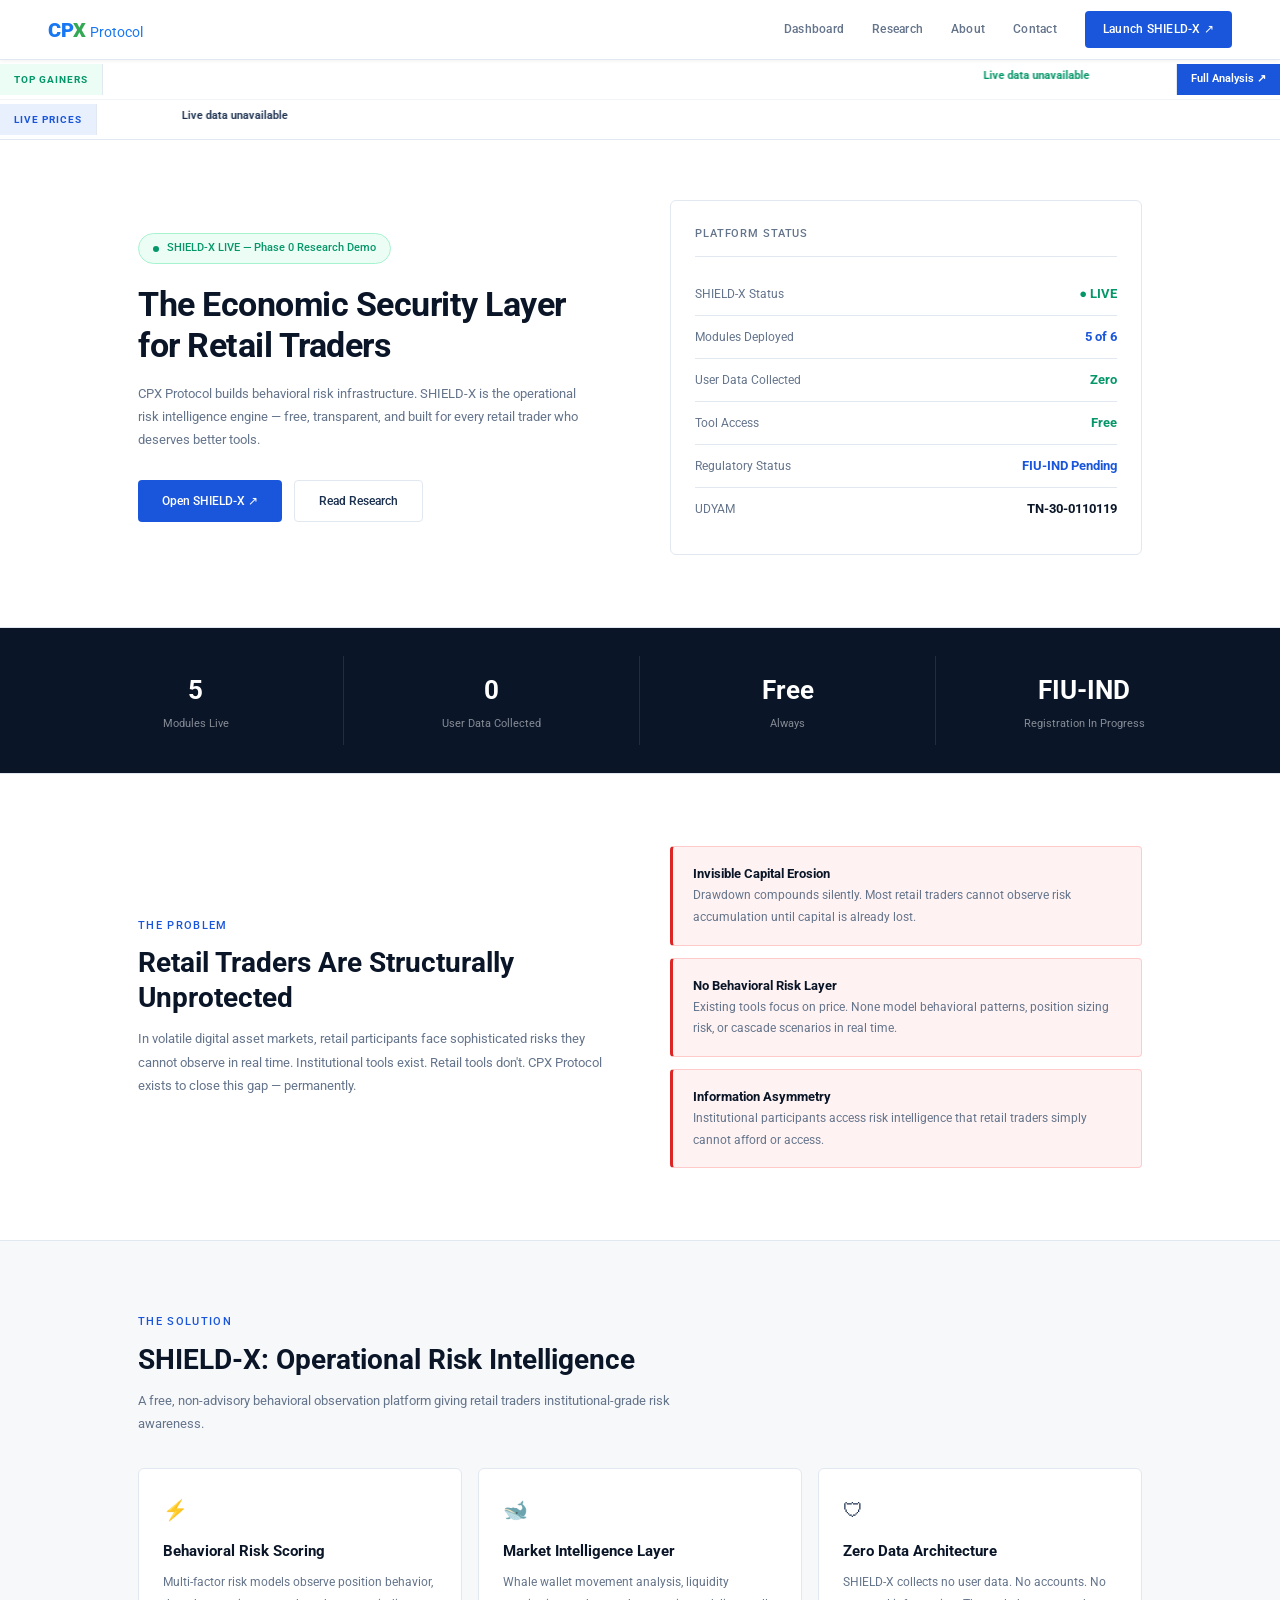
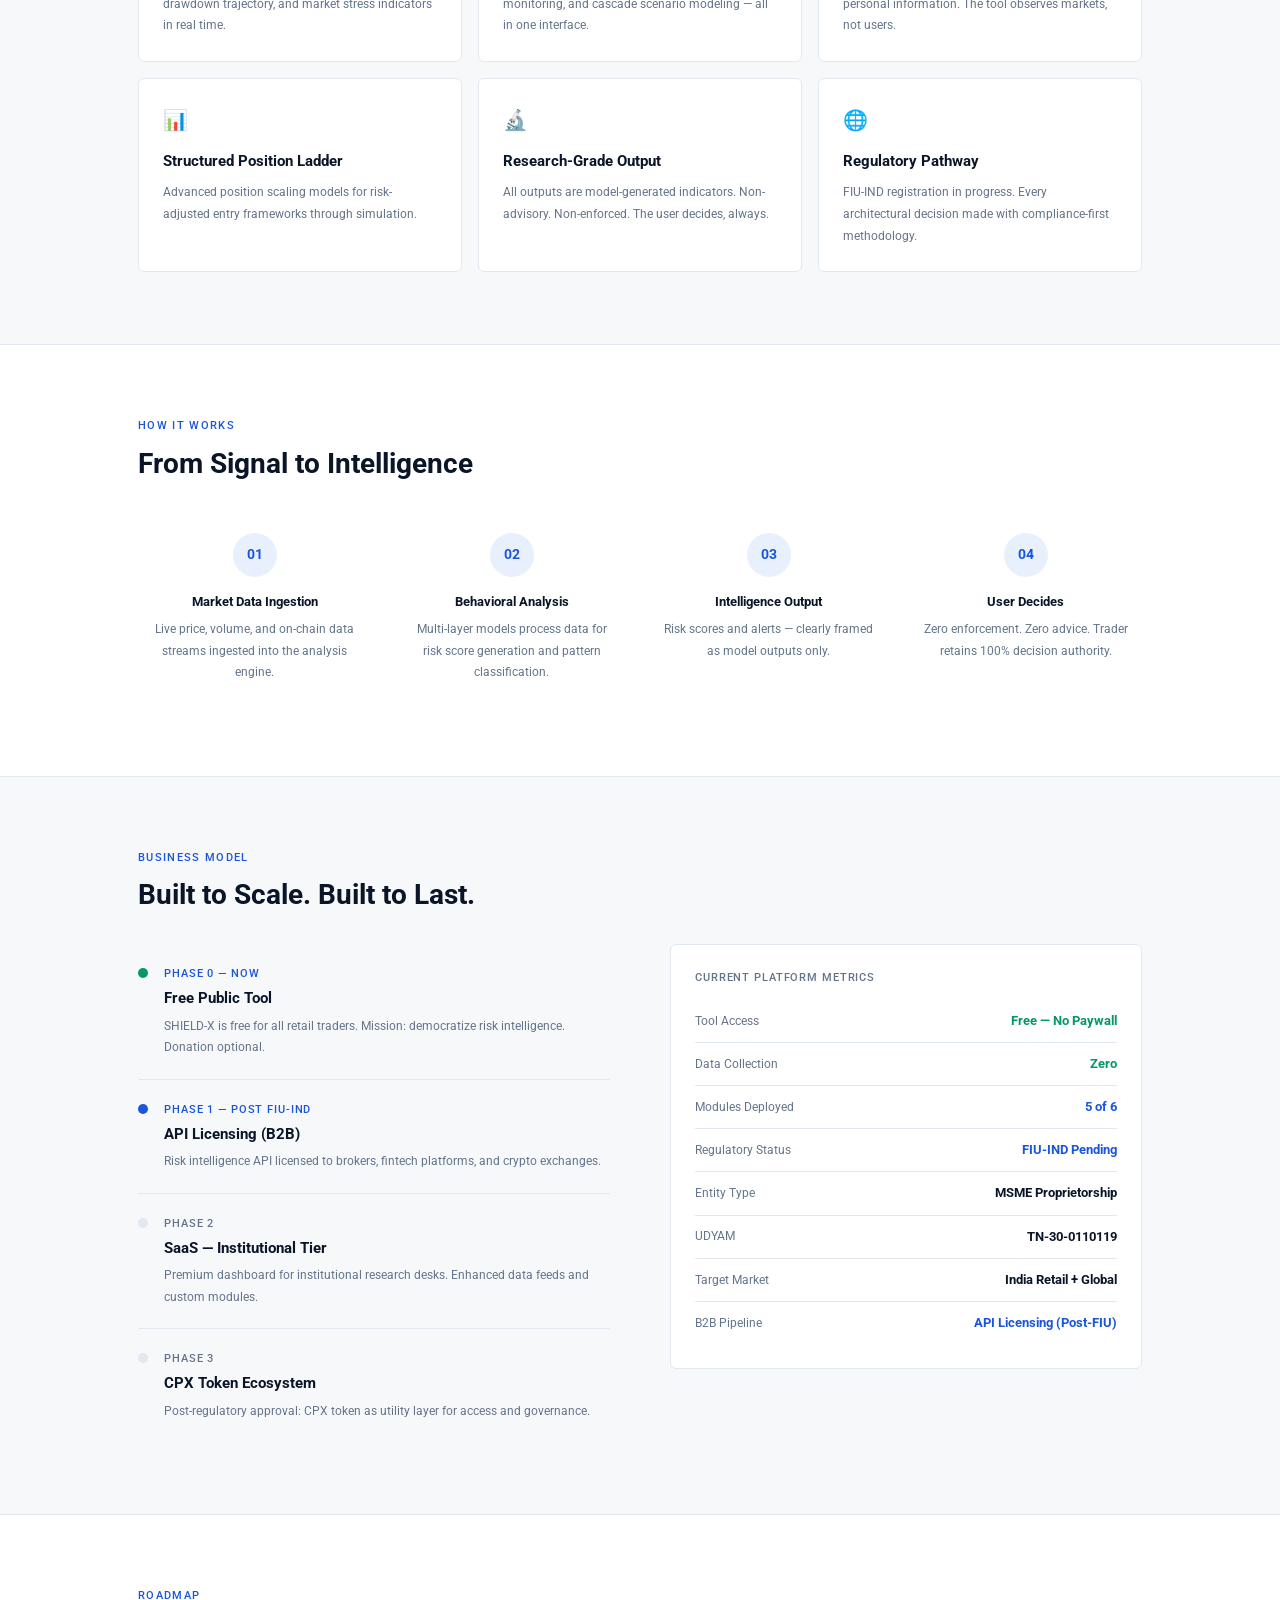
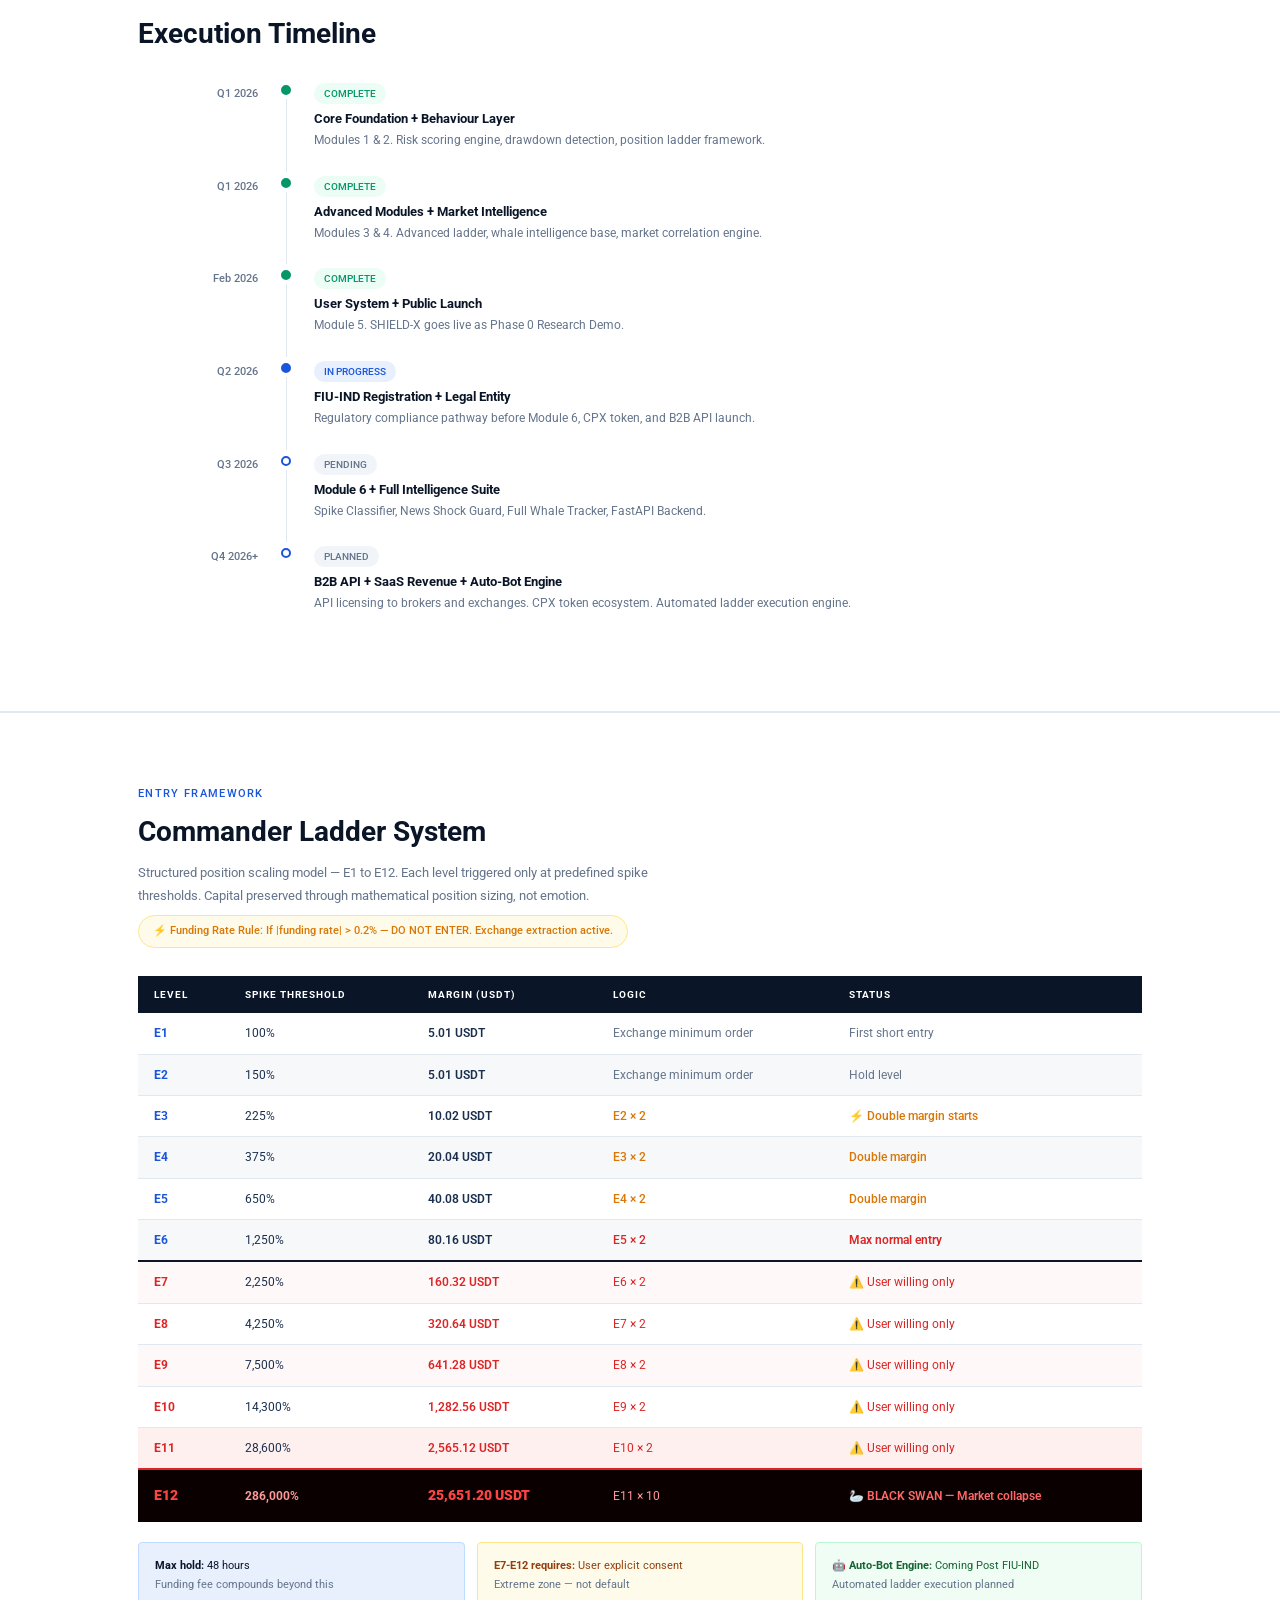
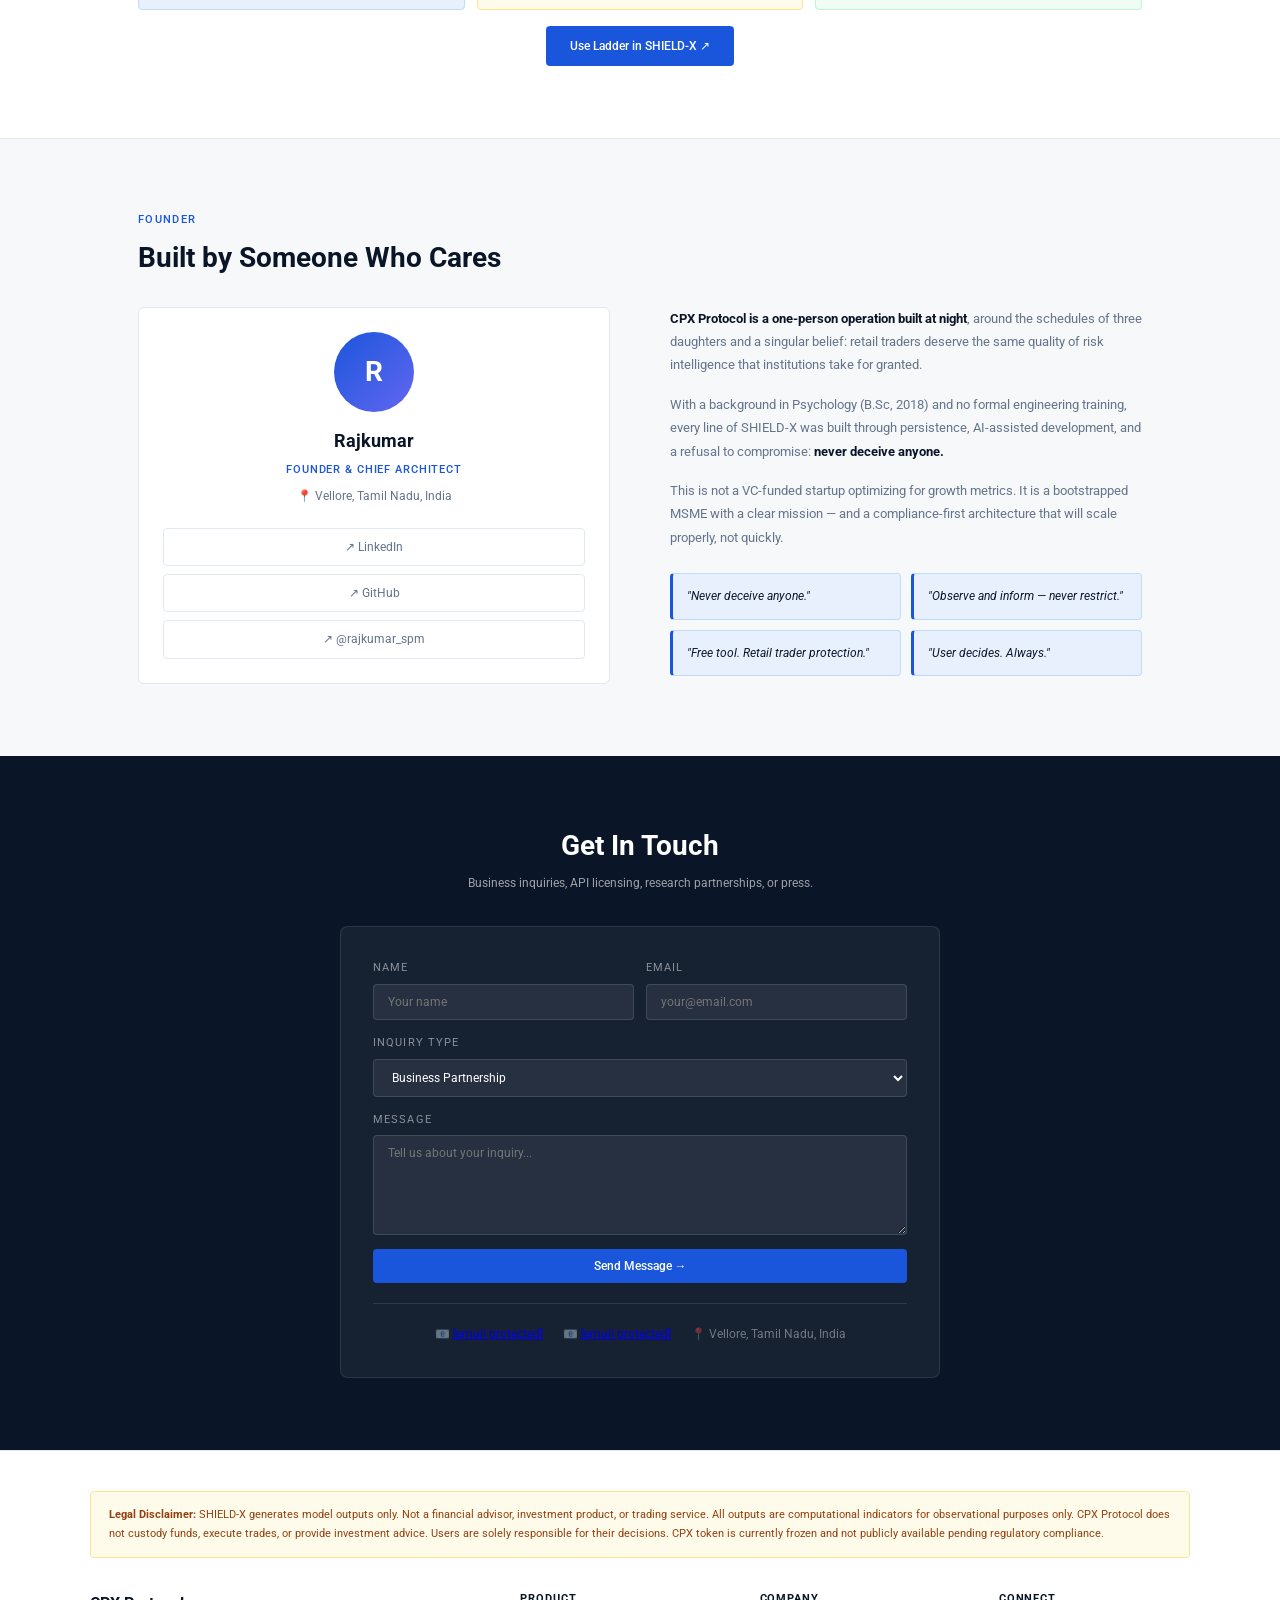
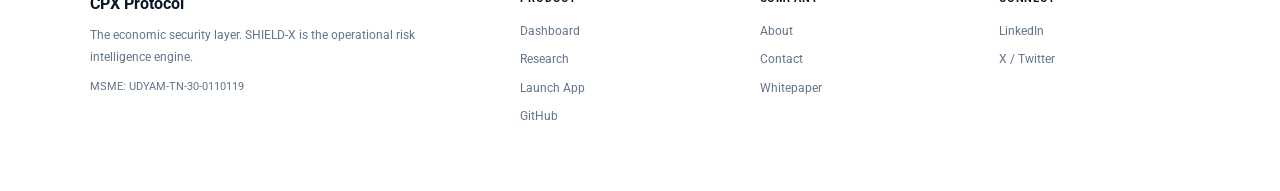
<file: index.html>
<!DOCTYPE html>
<html lang="en">
<head>
<meta charset="UTF-8"/>
<meta name="viewport" content="width=device-width, initial-scale=1.0"/>
<title>CPX Protocol — Economic Security Layer</title>
<meta name="description" content="CPX Protocol is the economic security layer. SHIELD-X is the operational risk intelligence engine for retail traders."/>
<link rel="stylesheet" href="style.css"/>
</head>
<body>

<nav>
  <a href="index.html" class="nav-logo"><span class="logo-cp">CP</span><span class="logo-x">X</span><span class="logo-protocol">Protocol</span></a>
  <div class="nav-links">
    <a href="dashboard.html">Dashboard</a>
    <a href="research.html">Research</a>
    <a href="about.html">About</a>
    <a href="contact.html">Contact</a>
    <a href="https://shield-x-jmgmhr2n8bpzmvcjt3ipsz.streamlit.app/" target="_blank" class="nav-cta">Launch SHIELD-X ↗</a>
  </div>
</nav>

<!-- LIVE RADAR BAR — Bybit Live Gainers -->
<div style="margin-top:60px;border-bottom:1px solid #e2e8f0;background:#fff;">
  <!-- Row 1: Top Gainers -->
  <div style="display:flex;align-items:center;border-bottom:1px solid #f1f5f9;">
    <span style="font-size:10px;font-weight:700;color:#059669;letter-spacing:0.1em;padding:7px 14px;white-space:nowrap;border-right:1px solid #e2e8f0;background:#ecfdf5;">TOP GAINERS</span>
    <div style="flex:1;overflow:hidden;">
      <marquee id="gainers-marquee" scrollamount="4" style="font-size:11px;font-weight:700;color:#059669;padding:7px 0;">Loading live data...</marquee>
    </div>
    <a href="https://shield-x-jmgmhr2n8bpzmvcjt3ipsz.streamlit.app/" target="_blank" style="background:#1a56db;color:#fff;padding:6px 14px;text-decoration:none;font-size:11px;font-weight:600;white-space:nowrap;border-left:1px solid #e2e8f0;">Full Analysis ↗</a>
  </div>
  <!-- Row 2: Live Prices -->
  <div style="display:flex;align-items:center;">
    <span style="font-size:10px;font-weight:700;color:#1a56db;letter-spacing:0.1em;padding:7px 14px;white-space:nowrap;border-right:1px solid #e2e8f0;background:#e8f0fe;">LIVE PRICES</span>
    <div style="flex:1;overflow:hidden;">
      <marquee id="prices-marquee" scrollamount="3" direction="right" style="font-size:11px;font-weight:600;color:#1a2f4e;padding:7px 0;">Loading...</marquee>
    </div>
  </div>
</div>

<script>
const STABLE = new Set(["USDCUSDT","BUSDUSDT","TUSDUSDT","USDPUSDT","DAIUSDT","FDUSDUSDT"]);
const TOP_PAIRS = ["BTCUSDT","ETHUSDT","SOLUSDT","XRPUSDT","BNBUSDT","ADAUSDT","DOTUSDT","LINKUSDT","AVAXUSDT","NEARUSDT"];

async function loadRadar() {
  try {
    // Row 2: Live prices from Bybit
    const priceRes = await fetch("https://api.bybit.com/v5/market/tickers?category=spot");
    const priceData = await priceRes.json();
    const items = priceData?.result?.list || [];

    const priceText = TOP_PAIRS.map(sym => {
      const coin = items.find(c => c.symbol === sym);
      if (!coin) return null;
      const base = sym.replace("USDT","");
      const price = parseFloat(coin.lastPrice).toLocaleString("en-US", {maximumFractionDigits:4});
      const chg = parseFloat(coin.price24hPcnt * 100).toFixed(2);
      const arrow = chg >= 0 ? "▲" : "▼";
      const color = chg >= 0 ? "#059669" : "#dc2626";
      return `<span>${base} $${price} <span style="color:${color}">${arrow} ${Math.abs(chg)}%</span></span>`;
    }).filter(Boolean).join("&nbsp;&nbsp;|&nbsp;&nbsp;");
    document.getElementById("prices-marquee").innerHTML = priceText || "Loading...";

    // Row 1: Top gainers from Bybit linear (futures)
    const futRes = await fetch("https://api.bybit.com/v5/market/tickers?category=linear");
    const futData = await futRes.json();
    const futures = (futData?.result?.list || [])
      .filter(c => c.symbol.endsWith("USDT") && !STABLE.has(c.symbol))
      .map(c => ({ sym: c.symbol.replace("USDT",""), chg: parseFloat(c.price24hPcnt) * 100 }))
      .filter(c => c.chg >= 10)
      .sort((a,b) => b.chg - a.chg)
      .slice(0, 20);

    if (futures.length > 0) {
      const gainText = futures.map(c =>
        `<span style="color:#059669">${c.sym} +${c.chg.toFixed(2)}%</span>`
      ).join("&nbsp;&nbsp;|&nbsp;&nbsp;");
      document.getElementById("gainers-marquee").innerHTML = "🚀 " + gainText;
    } else {
      document.getElementById("gainers-marquee").innerHTML = "Market calm — No 10%+ movers right now";
    }
  } catch(e) {
    document.getElementById("gainers-marquee").innerHTML = "Live data unavailable";
    document.getElementById("prices-marquee").innerHTML = "Live data unavailable";
  }
}

loadRadar();
setInterval(loadRadar, 30000); // refresh every 30s
</script>

<!-- HERO -->
<div style="background:#fff;border-bottom:1px solid var(--border);">
  <div class="section" style="padding-top:60px;display:grid;grid-template-columns:1fr 1fr;gap:60px;align-items:center;">
    <div>
      <div class="live-badge"><span class="dot"></span>SHIELD-X LIVE — Phase 0 Research Demo</div>
      <h1 style="margin-bottom:16px;">The Economic Security Layer for Retail Traders</h1>
      <p style="font-size:13px;max-width:460px;margin-bottom:28px;">CPX Protocol builds behavioral risk infrastructure. SHIELD-X is the operational risk intelligence engine — free, transparent, and built for every retail trader who deserves better tools.</p>
      <div style="display:flex;gap:12px;flex-wrap:wrap;">
        <a href="https://shield-x-jmgmhr2n8bpzmvcjt3ipsz.streamlit.app/" target="_blank" class="btn-primary">Open SHIELD-X ↗</a>
        <a href="research.html" class="btn-secondary">Read Research</a>
      </div>
    </div>
    <div class="card">
      <div style="font-size:11px;font-weight:500;color:var(--muted);letter-spacing:0.08em;text-transform:uppercase;margin-bottom:16px;padding-bottom:12px;border-bottom:1px solid var(--border);">Platform Status</div>
      <div class="metric-row"><span class="label">SHIELD-X Status</span><span class="value green">● LIVE</span></div>
      <div class="metric-row"><span class="label">Modules Deployed</span><span class="value blue">5 of 6</span></div>
      <div class="metric-row"><span class="label">User Data Collected</span><span class="value green">Zero</span></div>
      <div class="metric-row"><span class="label">Tool Access</span><span class="value green">Free</span></div>
      <div class="metric-row"><span class="label">Regulatory Status</span><span class="value blue">FIU-IND Pending</span></div>
      <div class="metric-row"><span class="label">UDYAM</span><span class="value">TN-30-0110119</span></div>
    </div>
  </div>
</div>

<!-- STATS -->
<div class="stats-bar">
  <div class="stat-item"><span class="stat-value">5</span><span class="stat-label">Modules Live</span></div>
  <div class="stat-item"><span class="stat-value">0</span><span class="stat-label">User Data Collected</span></div>
  <div class="stat-item"><span class="stat-value">Free</span><span class="stat-label">Always</span></div>
  <div class="stat-item"><span class="stat-value">FIU-IND</span><span class="stat-label">Registration In Progress</span></div>
</div>

<!-- PROBLEM -->
<div class="section-wrap-white">
  <div class="section">
    <div class="grid-2" style="align-items:center;">
      <div>
        <div class="section-tag">The Problem</div>
        <h2 class="section-title">Retail Traders Are Structurally Unprotected</h2>
        <p class="section-body">In volatile digital asset markets, retail participants face sophisticated risks they cannot observe in real time. Institutional tools exist. Retail tools don't. CPX Protocol exists to close this gap — permanently.</p>
      </div>
      <div style="display:flex;flex-direction:column;gap:12px;">
        <div class="problem-card"><h4>Invisible Capital Erosion</h4><p>Drawdown compounds silently. Most retail traders cannot observe risk accumulation until capital is already lost.</p></div>
        <div class="problem-card"><h4>No Behavioral Risk Layer</h4><p>Existing tools focus on price. None model behavioral patterns, position sizing risk, or cascade scenarios in real time.</p></div>
        <div class="problem-card"><h4>Information Asymmetry</h4><p>Institutional participants access risk intelligence that retail traders simply cannot afford or access.</p></div>
      </div>
    </div>
  </div>
</div>

<!-- SOLUTION -->
<div class="section">
  <div class="section-tag">The Solution</div>
  <h2 class="section-title">SHIELD-X: Operational Risk Intelligence</h2>
  <p class="section-body">A free, non-advisory behavioral observation platform giving retail traders institutional-grade risk awareness.</p>
  <div class="grid-3" style="margin-top:32px;">
    <div class="card"><div style="font-size:20px;margin-bottom:12px;">⚡</div><h3>Behavioral Risk Scoring</h3><p style="margin-top:8px;">Multi-factor risk models observe position behavior, drawdown trajectory, and market stress indicators in real time.</p></div>
    <div class="card"><div style="font-size:20px;margin-bottom:12px;">🐋</div><h3>Market Intelligence Layer</h3><p style="margin-top:8px;">Whale wallet movement analysis, liquidity monitoring, and cascade scenario modeling — all in one interface.</p></div>
    <div class="card"><div style="font-size:20px;margin-bottom:12px;">🛡</div><h3>Zero Data Architecture</h3><p style="margin-top:8px;">SHIELD-X collects no user data. No accounts. No personal information. The tool observes markets, not users.</p></div>
    <div class="card"><div style="font-size:20px;margin-bottom:12px;">📊</div><h3>Structured Position Ladder</h3><p style="margin-top:8px;">Advanced position scaling models for risk-adjusted entry frameworks through simulation.</p></div>
    <div class="card"><div style="font-size:20px;margin-bottom:12px;">🔬</div><h3>Research-Grade Output</h3><p style="margin-top:8px;">All outputs are model-generated indicators. Non-advisory. Non-enforced. The user decides, always.</p></div>
    <div class="card"><div style="font-size:20px;margin-bottom:12px;">🌐</div><h3>Regulatory Pathway</h3><p style="margin-top:8px;">FIU-IND registration in progress. Every architectural decision made with compliance-first methodology.</p></div>
  </div>
</div>

<!-- HOW IT WORKS -->
<div class="section-wrap-white">
  <div class="section">
    <div class="section-tag">How It Works</div>
    <h2 class="section-title">From Signal to Intelligence</h2>
    <div class="grid-4" style="margin-top:32px;">
      <div class="step"><div class="step-num">01</div><h4>Market Data Ingestion</h4><p style="margin-top:6px;">Live price, volume, and on-chain data streams ingested into the analysis engine.</p></div>
      <div class="step"><div class="step-num">02</div><h4>Behavioral Analysis</h4><p style="margin-top:6px;">Multi-layer models process data for risk score generation and pattern classification.</p></div>
      <div class="step"><div class="step-num">03</div><h4>Intelligence Output</h4><p style="margin-top:6px;">Risk scores and alerts — clearly framed as model outputs only.</p></div>
      <div class="step"><div class="step-num">04</div><h4>User Decides</h4><p style="margin-top:6px;">Zero enforcement. Zero advice. Trader retains 100% decision authority.</p></div>
    </div>
  </div>
</div>

<!-- BUSINESS MODEL -->
<div class="section">
  <div class="section-tag">Business Model</div>
  <h2 class="section-title">Built to Scale. Built to Last.</h2>
  <div class="grid-2" style="margin-top:32px;align-items:start;">
    <div>
      <div style="display:flex;gap:16px;padding:20px 0;border-bottom:1px solid var(--border);"><div style="width:10px;height:10px;border-radius:50%;background:var(--green);margin-top:4px;flex-shrink:0;"></div><div><p style="font-size:11px;color:var(--blue);font-weight:500;text-transform:uppercase;letter-spacing:0.08em;">Phase 0 — Now</p><h3 style="margin:2px 0 4px;">Free Public Tool</h3><p>SHIELD-X is free for all retail traders. Mission: democratize risk intelligence. Donation optional.</p></div></div>
      <div style="display:flex;gap:16px;padding:20px 0;border-bottom:1px solid var(--border);"><div style="width:10px;height:10px;border-radius:50%;background:var(--blue);margin-top:4px;flex-shrink:0;"></div><div><p style="font-size:11px;color:var(--blue);font-weight:500;text-transform:uppercase;letter-spacing:0.08em;">Phase 1 — Post FIU-IND</p><h3 style="margin:2px 0 4px;">API Licensing (B2B)</h3><p>Risk intelligence API licensed to brokers, fintech platforms, and crypto exchanges.</p></div></div>
      <div style="display:flex;gap:16px;padding:20px 0;border-bottom:1px solid var(--border);"><div style="width:10px;height:10px;border-radius:50%;background:var(--border);margin-top:4px;flex-shrink:0;"></div><div><p style="font-size:11px;color:var(--muted);font-weight:500;text-transform:uppercase;letter-spacing:0.08em;">Phase 2</p><h3 style="margin:2px 0 4px;">SaaS — Institutional Tier</h3><p>Premium dashboard for institutional research desks. Enhanced data feeds and custom modules.</p></div></div>
      <div style="display:flex;gap:16px;padding:20px 0;"><div style="width:10px;height:10px;border-radius:50%;background:var(--border);margin-top:4px;flex-shrink:0;"></div><div><p style="font-size:11px;color:var(--muted);font-weight:500;text-transform:uppercase;letter-spacing:0.08em;">Phase 3</p><h3 style="margin:2px 0 4px;">CPX Token Ecosystem</h3><p>Post-regulatory approval: CPX token as utility layer for access and governance.</p></div></div>
    </div>
    <div class="card">
      <div style="font-size:11px;font-weight:500;color:var(--muted);letter-spacing:0.08em;text-transform:uppercase;margin-bottom:12px;">Current Platform Metrics</div>
      <div class="metric-row"><span class="label">Tool Access</span><span class="value green">Free — No Paywall</span></div>
      <div class="metric-row"><span class="label">Data Collection</span><span class="value green">Zero</span></div>
      <div class="metric-row"><span class="label">Modules Deployed</span><span class="value blue">5 of 6</span></div>
      <div class="metric-row"><span class="label">Regulatory Status</span><span class="value blue">FIU-IND Pending</span></div>
      <div class="metric-row"><span class="label">Entity Type</span><span class="value">MSME Proprietorship</span></div>
      <div class="metric-row"><span class="label">UDYAM</span><span class="value">TN-30-0110119</span></div>
      <div class="metric-row"><span class="label">Target Market</span><span class="value">India Retail + Global</span></div>
      <div class="metric-row"><span class="label">B2B Pipeline</span><span class="value blue">API Licensing (Post-FIU)</span></div>
    </div>
  </div>
</div>

<!-- ROADMAP -->
<div class="section-wrap-white">
  <div class="section">
    <div class="section-tag">Roadmap</div>
    <h2 class="section-title">Execution Timeline</h2>
    <div style="margin-top:32px;">
      <div class="rm-item"><div class="rm-date">Q1 2026</div><div class="rm-line"><div class="rm-dot done"></div><div class="rm-connector"></div></div><div class="rm-content"><span class="rm-tag tag-done">COMPLETE</span><h4>Core Foundation + Behaviour Layer</h4><p>Modules 1 & 2. Risk scoring engine, drawdown detection, position ladder framework.</p></div></div>
      <div class="rm-item"><div class="rm-date">Q1 2026</div><div class="rm-line"><div class="rm-dot done"></div><div class="rm-connector"></div></div><div class="rm-content"><span class="rm-tag tag-done">COMPLETE</span><h4>Advanced Modules + Market Intelligence</h4><p>Modules 3 & 4. Advanced ladder, whale intelligence base, market correlation engine.</p></div></div>
      <div class="rm-item"><div class="rm-date">Feb 2026</div><div class="rm-line"><div class="rm-dot done"></div><div class="rm-connector"></div></div><div class="rm-content"><span class="rm-tag tag-done">COMPLETE</span><h4>User System + Public Launch</h4><p>Module 5. SHIELD-X goes live as Phase 0 Research Demo.</p></div></div>
      <div class="rm-item"><div class="rm-date">Q2 2026</div><div class="rm-line"><div class="rm-dot active"></div><div class="rm-connector"></div></div><div class="rm-content"><span class="rm-tag tag-live">IN PROGRESS</span><h4>FIU-IND Registration + Legal Entity</h4><p>Regulatory compliance pathway before Module 6, CPX token, and B2B API launch.</p></div></div>
      <div class="rm-item"><div class="rm-date">Q3 2026</div><div class="rm-line"><div class="rm-dot"></div><div class="rm-connector"></div></div><div class="rm-content"><span class="rm-tag tag-pending">PENDING</span><h4>Module 6 + Full Intelligence Suite</h4><p>Spike Classifier, News Shock Guard, Full Whale Tracker, FastAPI Backend.</p></div></div>
      <div class="rm-item"><div class="rm-date">Q4 2026+</div><div class="rm-line"><div class="rm-dot"></div></div><div class="rm-content"><span class="rm-tag tag-pending">PLANNED</span><h4>B2B API + SaaS Revenue + Auto-Bot Engine</h4><p>API licensing to brokers and exchanges. CPX token ecosystem. Automated ladder execution engine.</p></div></div>
    </div>
  </div>
</div>

<!-- LADDER ENTRY FRAMEWORK -->
<div class="section-wrap-white">
  <div class="section">
    <div class="section-tag">Entry Framework</div>
    <h2 class="section-title">Commander Ladder System</h2>
    <p class="section-body">Structured position scaling model — E1 to E12. Each level triggered only at predefined spike thresholds. Capital preserved through mathematical position sizing, not emotion.</p>
    <div style="margin-top:8px;display:inline-flex;align-items:center;gap:8px;background:var(--warn-light);border:1px solid #fde68a;padding:6px 14px;border-radius:100px;font-size:11px;color:var(--warn);font-weight:500;">
      ⚡ Funding Rate Rule: If |funding rate| &gt; 0.2% — DO NOT ENTER. Exchange extraction active.
    </div>

    <div style="margin-top:28px;overflow-x:auto;">
      <table style="width:100%;border-collapse:collapse;font-size:12px;">
        <thead>
          <tr style="background:var(--navy);color:#fff;">
            <th style="padding:10px 16px;text-align:left;font-size:10px;letter-spacing:0.1em;text-transform:uppercase;">Level</th>
            <th style="padding:10px 16px;text-align:left;font-size:10px;letter-spacing:0.1em;text-transform:uppercase;">Spike Threshold</th>
            <th style="padding:10px 16px;text-align:left;font-size:10px;letter-spacing:0.1em;text-transform:uppercase;">Margin (USDT)</th>
            <th style="padding:10px 16px;text-align:left;font-size:10px;letter-spacing:0.1em;text-transform:uppercase;">Logic</th>
            <th style="padding:10px 16px;text-align:left;font-size:10px;letter-spacing:0.1em;text-transform:uppercase;">Status</th>
          </tr>
        </thead>
        <tbody>
          <tr style="border-bottom:1px solid var(--border);background:var(--white);">
            <td style="padding:10px 16px;font-weight:700;color:var(--blue);">E1</td>
            <td style="padding:10px 16px;">100%</td>
            <td style="padding:10px 16px;font-weight:600;">5.01 USDT</td>
            <td style="padding:10px 16px;color:var(--muted);">Exchange minimum order</td>
            <td style="padding:10px 16px;color:var(--muted);">First short entry</td>
          </tr>
          <tr style="border-bottom:1px solid var(--border);background:var(--bg);">
            <td style="padding:10px 16px;font-weight:700;color:var(--blue);">E2</td>
            <td style="padding:10px 16px;">150%</td>
            <td style="padding:10px 16px;font-weight:600;">5.01 USDT</td>
            <td style="padding:10px 16px;color:var(--muted);">Exchange minimum order</td>
            <td style="padding:10px 16px;color:var(--muted);">Hold level</td>
          </tr>
          <tr style="border-bottom:1px solid var(--border);background:var(--white);">
            <td style="padding:10px 16px;font-weight:700;color:var(--blue);">E3</td>
            <td style="padding:10px 16px;">225%</td>
            <td style="padding:10px 16px;font-weight:600;">10.02 USDT</td>
            <td style="padding:10px 16px;color:var(--warn);font-weight:500;">E2 × 2</td>
            <td style="padding:10px 16px;color:var(--warn);font-weight:500;">⚡ Double margin starts</td>
          </tr>
          <tr style="border-bottom:1px solid var(--border);background:var(--bg);">
            <td style="padding:10px 16px;font-weight:700;color:var(--blue);">E4</td>
            <td style="padding:10px 16px;">375%</td>
            <td style="padding:10px 16px;font-weight:600;">20.04 USDT</td>
            <td style="padding:10px 16px;color:var(--warn);font-weight:500;">E3 × 2</td>
            <td style="padding:10px 16px;color:var(--warn);font-weight:500;">Double margin</td>
          </tr>
          <tr style="border-bottom:1px solid var(--border);background:var(--white);">
            <td style="padding:10px 16px;font-weight:700;color:var(--blue);">E5</td>
            <td style="padding:10px 16px;">650%</td>
            <td style="padding:10px 16px;font-weight:600;">40.08 USDT</td>
            <td style="padding:10px 16px;color:var(--warn);font-weight:500;">E4 × 2</td>
            <td style="padding:10px 16px;color:var(--warn);font-weight:500;">Double margin</td>
          </tr>
          <tr style="border-bottom:2px solid var(--navy);background:var(--bg);">
            <td style="padding:10px 16px;font-weight:700;color:var(--blue);">E6</td>
            <td style="padding:10px 16px;">1,250%</td>
            <td style="padding:10px 16px;font-weight:600;">80.16 USDT</td>
            <td style="padding:10px 16px;color:var(--red);font-weight:500;">E5 × 2</td>
            <td style="padding:10px 16px;color:var(--red);font-weight:600;">Max normal entry</td>
          </tr>
          <tr style="border-bottom:1px solid var(--border);background:#fff8f8;">
            <td style="padding:10px 16px;font-weight:700;color:var(--red);">E7</td>
            <td style="padding:10px 16px;">2,250%</td>
            <td style="padding:10px 16px;font-weight:600;color:var(--red);">160.32 USDT</td>
            <td style="padding:10px 16px;color:var(--red);">E6 × 2</td>
            <td style="padding:10px 16px;color:var(--red);">⚠️ User willing only</td>
          </tr>
          <tr style="border-bottom:1px solid var(--border);background:var(--white);">
            <td style="padding:10px 16px;font-weight:700;color:var(--red);">E8</td>
            <td style="padding:10px 16px;">4,250%</td>
            <td style="padding:10px 16px;font-weight:600;color:var(--red);">320.64 USDT</td>
            <td style="padding:10px 16px;color:var(--red);">E7 × 2</td>
            <td style="padding:10px 16px;color:var(--red);">⚠️ User willing only</td>
          </tr>
          <tr style="border-bottom:1px solid var(--border);background:#fff8f8;">
            <td style="padding:10px 16px;font-weight:700;color:var(--red);">E9</td>
            <td style="padding:10px 16px;">7,500%</td>
            <td style="padding:10px 16px;font-weight:600;color:var(--red);">641.28 USDT</td>
            <td style="padding:10px 16px;color:var(--red);">E8 × 2</td>
            <td style="padding:10px 16px;color:var(--red);">⚠️ User willing only</td>
          </tr>
          <tr style="border-bottom:1px solid var(--border);background:var(--white);">
            <td style="padding:10px 16px;font-weight:700;color:var(--red);">E10</td>
            <td style="padding:10px 16px;">14,300%</td>
            <td style="padding:10px 16px;font-weight:600;color:var(--red);">1,282.56 USDT</td>
            <td style="padding:10px 16px;color:var(--red);">E9 × 2</td>
            <td style="padding:10px 16px;color:var(--red);">⚠️ User willing only</td>
          </tr>
          <tr style="border-bottom:2px solid #dc2626;background:#fff0f0;">
            <td style="padding:10px 16px;font-weight:700;color:var(--red);">E11</td>
            <td style="padding:10px 16px;">28,600%</td>
            <td style="padding:10px 16px;font-weight:600;color:var(--red);">2,565.12 USDT</td>
            <td style="padding:10px 16px;color:var(--red);">E10 × 2</td>
            <td style="padding:10px 16px;color:var(--red);">⚠️ User willing only</td>
          </tr>
          <tr style="background:#0a0000;">
            <td style="padding:14px 16px;font-weight:900;color:#ff4444;font-size:14px;">E12</td>
            <td style="padding:14px 16px;color:#ff9999;font-weight:700;">286,000%</td>
            <td style="padding:14px 16px;color:#ff4444;font-weight:900;font-size:14px;">25,651.20 USDT</td>
            <td style="padding:14px 16px;color:#ff9999;">E11 × 10</td>
            <td style="padding:14px 16px;color:#ff6666;font-weight:600;">🦢 BLACK SWAN — Market collapse</td>
          </tr>
        </tbody>
      </table>
    </div>

    <div style="margin-top:20px;display:grid;grid-template-columns:1fr 1fr 1fr;gap:12px;">
      <div style="background:var(--blue-light);border:1px solid #bfdbfe;padding:14px 16px;border-radius:4px;font-size:11px;color:var(--navy);">
        <strong>Max hold:</strong> 48 hours<br/>
        <span style="color:var(--muted);">Funding fee compounds beyond this</span>
      </div>
      <div style="background:var(--warn-light);border:1px solid #fde68a;padding:14px 16px;border-radius:4px;font-size:11px;color:#92400e;">
        <strong>E7-E12 requires:</strong> User explicit consent<br/>
        <span style="color:var(--muted);">Extreme zone — not default</span>
      </div>
      <div style="background:#f0fdf4;border:1px solid #bbf7d0;padding:14px 16px;border-radius:4px;font-size:11px;color:#166534;">
        <strong>🤖 Auto-Bot Engine:</strong> Coming Post FIU-IND<br/>
        <span style="color:var(--muted);">Automated ladder execution planned</span>
      </div>
    </div>

    <div style="margin-top:16px;text-align:center;">
      <a href="https://shield-x-jmgmhr2n8bpzmvcjt3ipsz.streamlit.app/" target="_blank" class="btn-primary">Use Ladder in SHIELD-X ↗</a>
    </div>
  </div>
</div>

<!-- FOUNDER -->
<div class="section">
  <div class="section-tag">Founder</div>
  <h2 class="section-title">Built by Someone Who Cares</h2>
  <div class="grid-2" style="margin-top:32px;align-items:start;">
    <div class="card" style="text-align:center;">
      <div class="founder-avatar">R</div>
      <h3 style="font-size:18px;margin-bottom:4px;">Rajkumar</h3>
      <p style="font-size:11px;color:var(--blue);font-weight:500;letter-spacing:0.08em;text-transform:uppercase;margin-bottom:6px;">Founder & Chief Architect</p>
      <p style="margin-bottom:20px;">📍 Vellore, Tamil Nadu, India</p>
      <div style="display:flex;flex-direction:column;gap:8px;">
        <a href="https://www.linkedin.com/in/rajkumarspm/" target="_blank" style="display:block;font-size:12px;color:var(--muted);text-decoration:none;padding:8px;border:1px solid var(--border);border-radius:4px;">↗ LinkedIn</a>
        <a href="https://github.com/Rajkumarspm/shield-x" target="_blank" style="display:block;font-size:12px;color:var(--muted);text-decoration:none;padding:8px;border:1px solid var(--border);border-radius:4px;">↗ GitHub</a>
        <a href="https://twitter.com/rajkumar_spm" target="_blank" style="display:block;font-size:12px;color:var(--muted);text-decoration:none;padding:8px;border:1px solid var(--border);border-radius:4px;">↗ @rajkumar_spm</a>
      </div>
    </div>
    <div>
      <p style="font-size:13px;margin-bottom:16px;"><strong style="color:var(--navy);">CPX Protocol is a one-person operation built at night</strong>, around the schedules of three daughters and a singular belief: retail traders deserve the same quality of risk intelligence that institutions take for granted.</p>
      <p style="font-size:13px;margin-bottom:16px;">With a background in Psychology (B.Sc, 2018) and no formal engineering training, every line of SHIELD-X was built through persistence, AI-assisted development, and a refusal to compromise: <strong style="color:var(--navy);">never deceive anyone.</strong></p>
      <p style="font-size:13px;margin-bottom:24px;">This is not a VC-funded startup optimizing for growth metrics. It is a bootstrapped MSME with a clear mission — and a compliance-first architecture that will scale properly, not quickly.</p>
      <div class="grid-2" style="gap:10px;">
        <div style="background:var(--blue-light);border:1px solid #bfdbfe;border-left:3px solid var(--blue);padding:12px 14px;border-radius:4px;font-size:12px;font-style:italic;color:var(--navy);">"Never deceive anyone."</div>
        <div style="background:var(--blue-light);border:1px solid #bfdbfe;border-left:3px solid var(--blue);padding:12px 14px;border-radius:4px;font-size:12px;font-style:italic;color:var(--navy);">"Observe and inform — never restrict."</div>
        <div style="background:var(--blue-light);border:1px solid #bfdbfe;border-left:3px solid var(--blue);padding:12px 14px;border-radius:4px;font-size:12px;font-style:italic;color:var(--navy);">"Free tool. Retail trader protection."</div>
        <div style="background:var(--blue-light);border:1px solid #bfdbfe;border-left:3px solid var(--blue);padding:12px 14px;border-radius:4px;font-size:12px;font-style:italic;color:var(--navy);">"User decides. Always."</div>
      </div>
    </div>
  </div>
</div>

<!-- CONTACT -->
<div class="section-wrap-navy">
  <div class="section" style="text-align:center;">
    <h2 style="color:#fff;margin-bottom:10px;">Get In Touch</h2>
    <p style="color:rgba(255,255,255,0.6);margin-bottom:32px;">Business inquiries, API licensing, research partnerships, or press.</p>
    <div style="background:rgba(255,255,255,0.05);border:1px solid rgba(255,255,255,0.1);padding:32px;border-radius:8px;text-align:left;max-width:600px;margin:0 auto;">
      <form action="https://formspree.io/f/mlgwkqnv" method="POST">
        <div class="form-row">
          <div class="form-group"><label style="color:rgba(255,255,255,0.5);">Name</label><input type="text" name="name" required placeholder="Your name" style="background:rgba(255,255,255,0.07);border:1px solid rgba(255,255,255,0.12);color:#fff;"/></div>
          <div class="form-group"><label style="color:rgba(255,255,255,0.5);">Email</label><input type="email" name="email" required placeholder="your@email.com" style="background:rgba(255,255,255,0.07);border:1px solid rgba(255,255,255,0.12);color:#fff;"/></div>
        </div>
        <div class="form-group"><label style="color:rgba(255,255,255,0.5);">Inquiry Type</label>
          <select name="type" style="background:rgba(255,255,255,0.07);border:1px solid rgba(255,255,255,0.12);color:#fff;">
            <option>Business Partnership</option><option>API Licensing</option><option>Research Collaboration</option><option>Press / Media</option><option>General</option>
          </select>
        </div>
        <div class="form-group"><label style="color:rgba(255,255,255,0.5);">Message</label><textarea name="message" required placeholder="Tell us about your inquiry..." style="background:rgba(255,255,255,0.07);border:1px solid rgba(255,255,255,0.12);color:#fff;"></textarea></div>
        <button type="submit" class="btn-primary" style="width:100%;justify-content:center;">Send Message →</button>
      </form>
      <div style="margin-top:20px;padding-top:20px;border-top:1px solid rgba(255,255,255,0.1);font-size:12px;color:rgba(255,255,255,0.4);display:flex;gap:20px;flex-wrap:wrap;justify-content:center;">
        <span>📧 <a href="/cdn-cgi/l/email-protection" class="__cf_email__" data-cfemail="2e5d46474b424a03566e4d5e565e5c415a414d414200415c49">[email&#160;protected]</a></span><span>📧 <a href="/cdn-cgi/l/email-protection" class="__cf_email__" data-cfemail="dfb9b0aab1bbbeabb6b0b19fbcafa7afadb0abb0bcb0b3f1b0adb8">[email&#160;protected]</a></span><span>📍 Vellore, Tamil Nadu, India</span>
      </div>
    </div>
  </div>
</div>

<!-- FOOTER -->
<footer>
  <div class="footer-inner">
    <div class="legal-note"><strong>Legal Disclaimer:</strong> SHIELD-X generates model outputs only. Not a financial advisor, investment product, or trading service. All outputs are computational indicators for observational purposes only. CPX Protocol does not custody funds, execute trades, or provide investment advice. Users are solely responsible for their decisions. CPX token is currently frozen and not publicly available pending regulatory compliance.</div>
    <div class="footer-grid">
      <div class="footer-brand"><h3>CPX Protocol</h3><p>The economic security layer. SHIELD-X is the operational risk intelligence engine.</p><p style="margin-top:8px;font-size:11px;color:var(--muted);">MSME: UDYAM-TN-30-0110119</p></div>
      <div class="footer-col"><h4>Product</h4><a href="dashboard.html">Dashboard</a><a href="research.html">Research</a><a href="https://shield-x-jmgmhr2n8bpzmvcjt3ipsz.streamlit.app/" target="_blank">Launch App</a><a href="https://github.com/Rajkumarspm/shield-x" target="_blank">GitHub</a></div>
      <div class="footer-col"><h4>Company</h4><a href="about.html">About</a><a href="contact.html">Contact</a><a href="research.html#whitepaper">Whitepaper</a></div>
      <div class="footer-col"><h4>Connect</h4><a href="https://linkedin.com/in/rajkumarspm" target="_blank">LinkedIn</a><a href="https://twitter.com/rajkumar_spm" target="_blank">X / Twitter</a><a href="/cdn-cgi/l/
</file>
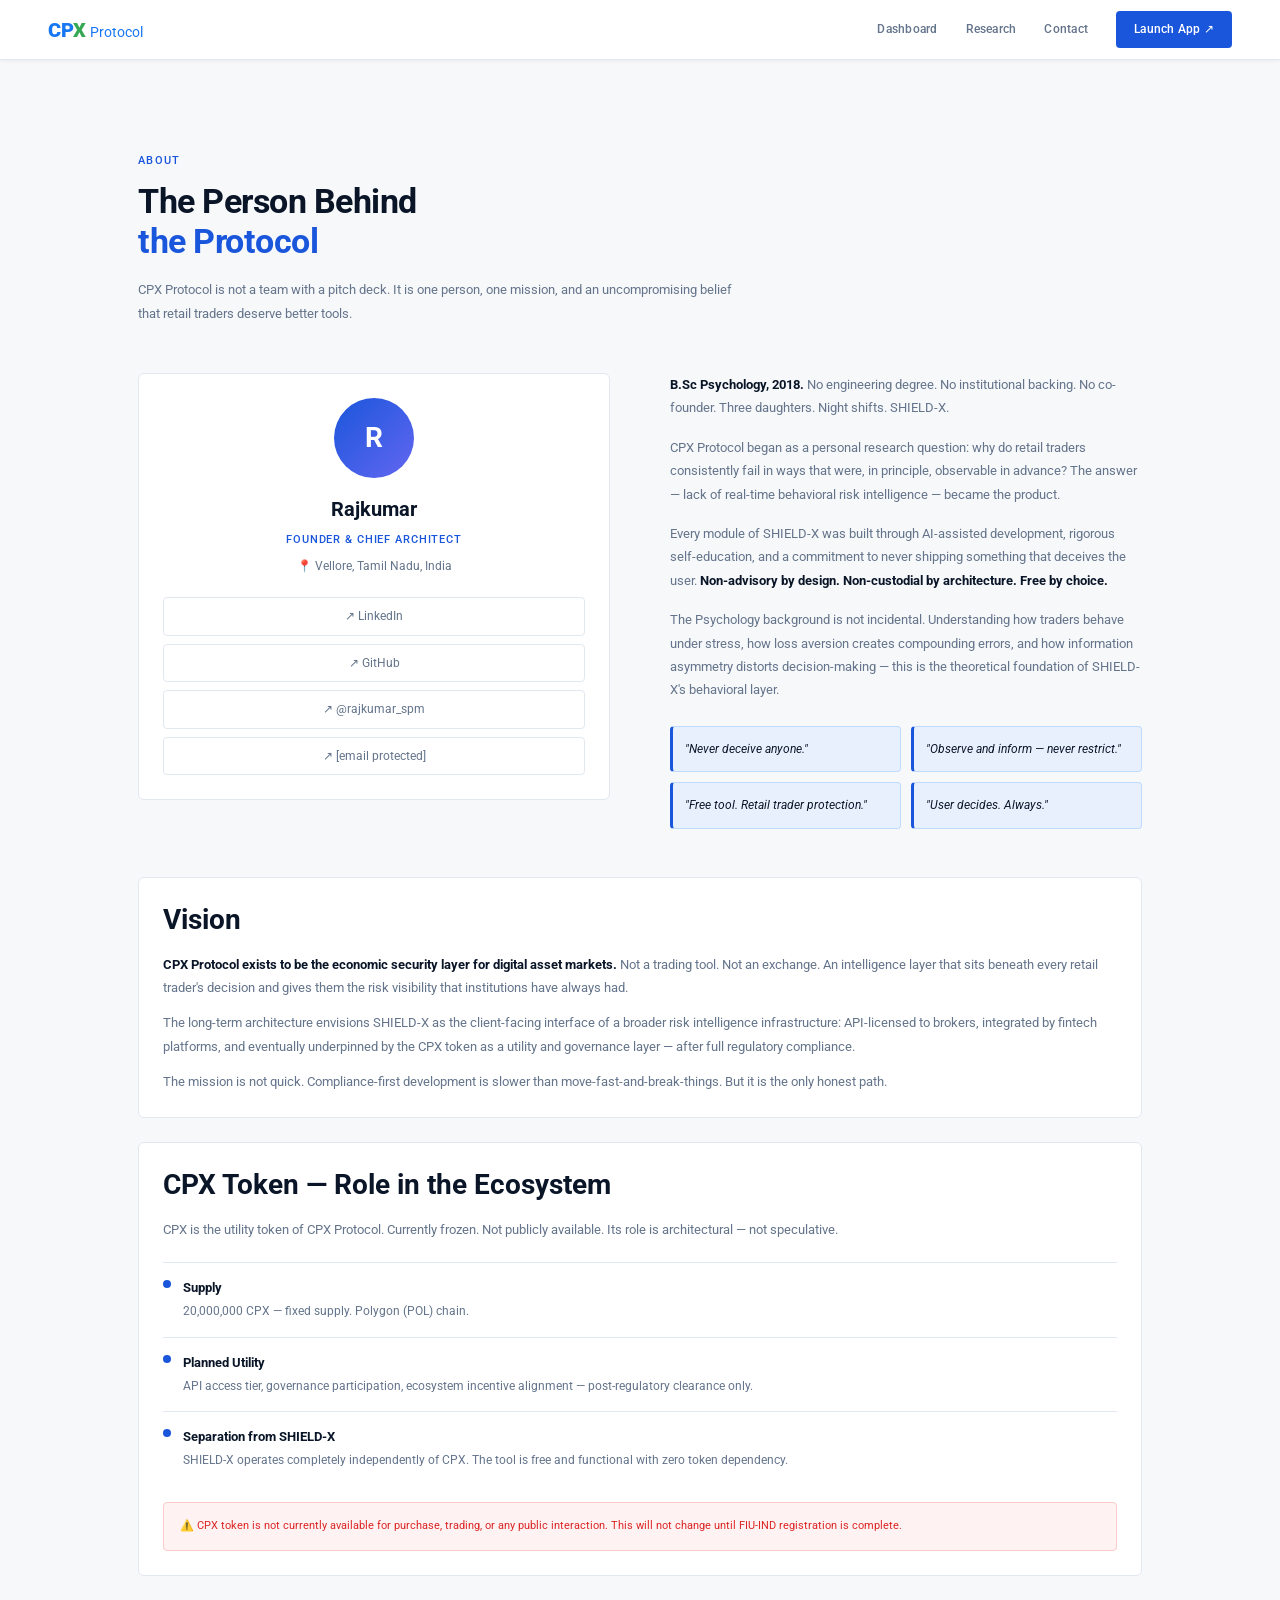
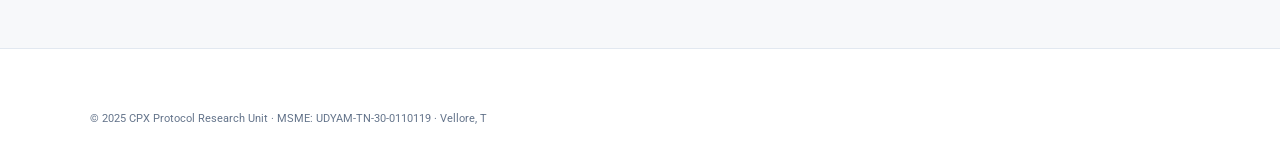
<file: about.html>
<!DOCTYPE html>
<html lang="en">
<head>
<meta charset="UTF-8"/><meta name="viewport" content="width=device-width, initial-scale=1.0"/>
<title>About — CPX Protocol</title>
<link rel="stylesheet" href="style.css"/>
</head>
<body>
<nav>
  <a href="index.html" class="nav-logo"><span class="logo-cp">CP</span><span class="logo-x">X</span><span class="logo-protocol">Protocol</span></a>
  <div class="nav-links">
    <a href="dashboard.html">Dashboard</a>
    <a href="research.html">Research</a>
    <a href="contact.html">Contact</a>
    <a href="https://shield-x-jmgmhr2n8bpzmvcjt3ipsz.streamlit.app/" target="_blank" class="nav-cta">Launch App ↗</a>
  </div>
</nav>
<div style="padding-top:80px;">
  <div class="section">
    <div class="section-tag">About</div>
    <h1 style="margin-bottom:16px;">The Person Behind<br/><span style="color:var(--blue);">the Protocol</span></h1>
    <p style="font-size:13px;max-width:600px;margin-bottom:48px;">CPX Protocol is not a team with a pitch deck. It is one person, one mission, and an uncompromising belief that retail traders deserve better tools.</p>

    <div class="grid-2" style="margin-bottom:48px;align-items:start;">
      <div class="card" style="text-align:center;">
        <div class="founder-avatar">R</div>
        <h3 style="font-size:20px;margin-bottom:4px;">Rajkumar</h3>
        <p style="font-size:11px;color:var(--blue);font-weight:500;letter-spacing:0.08em;text-transform:uppercase;margin-bottom:6px;">Founder & Chief Architect</p>
        <p style="margin-bottom:20px;">📍 Vellore, Tamil Nadu, India</p>
        <div style="display:flex;flex-direction:column;gap:8px;">
          <a href="https://linkedin.com/in/raj-kumar" target="_blank" style="display:block;font-size:12px;color:var(--muted);text-decoration:none;padding:8px;border:1px solid var(--border);border-radius:4px;">↗ LinkedIn</a>
          <a href="https://github.com/Rajkumarspm/shield-x" target="_blank" style="display:block;font-size:12px;color:var(--muted);text-decoration:none;padding:8px;border:1px solid var(--border);border-radius:4px;">↗ GitHub</a>
          <a href="https://twitter.com/rajkumar_spm" target="_blank" style="display:block;font-size:12px;color:var(--muted);text-decoration:none;padding:8px;border:1px solid var(--border);border-radius:4px;">↗ @rajkumar_spm</a>
          <a href="/cdn-cgi/l/email-protection#2e5c4f44455b434f5c6e4d5e565e5c415a414d414200415c49" style="display:block;font-size:12px;color:var(--muted);text-decoration:none;padding:8px;border:1px solid var(--border);border-radius:4px;">↗ <span class="__cf_email__" data-cfemail="dfadbeb5b4aab2bead9fbcafa7afadb0abb0bcb0b3f1b0adb8">[email&#160;protected]</span></a>
        </div>
      </div>
      <div>
        <p style="font-size:13px;margin-bottom:16px;"><strong style="color:var(--navy);">B.Sc Psychology, 2018.</strong> No engineering degree. No institutional backing. No co-founder. Three daughters. Night shifts. SHIELD-X.</p>
        <p style="font-size:13px;margin-bottom:16px;">CPX Protocol began as a personal research question: why do retail traders consistently fail in ways that were, in principle, observable in advance? The answer — lack of real-time behavioral risk intelligence — became the product.</p>
        <p style="font-size:13px;margin-bottom:16px;">Every module of SHIELD-X was built through AI-assisted development, rigorous self-education, and a commitment to never shipping something that deceives the user. <strong style="color:var(--navy);">Non-advisory by design. Non-custodial by architecture. Free by choice.</strong></p>
        <p style="font-size:13px;margin-bottom:24px;">The Psychology background is not incidental. Understanding how traders behave under stress, how loss aversion creates compounding errors, and how information asymmetry distorts decision-making — this is the theoretical foundation of SHIELD-X's behavioral layer.</p>
        <div class="grid-2" style="gap:10px;">
          <div style="background:var(--blue-light);border:1px solid #bfdbfe;border-left:3px solid var(--blue);padding:12px;border-radius:4px;font-size:12px;font-style:italic;color:var(--navy);">"Never deceive anyone."</div>
          <div style="background:var(--blue-light);border:1px solid #bfdbfe;border-left:3px solid var(--blue);padding:12px;border-radius:4px;font-size:12px;font-style:italic;color:var(--navy);">"Observe and inform — never restrict."</div>
          <div style="background:var(--blue-light);border:1px solid #bfdbfe;border-left:3px solid var(--blue);padding:12px;border-radius:4px;font-size:12px;font-style:italic;color:var(--navy);">"Free tool. Retail trader protection."</div>
          <div style="background:var(--blue-light);border:1px solid #bfdbfe;border-left:3px solid var(--blue);padding:12px;border-radius:4px;font-size:12px;font-style:italic;color:var(--navy);">"User decides. Always."</div>
        </div>
      </div>
    </div>

    <div class="card" style="margin-bottom:24px;">
      <h2 style="margin-bottom:16px;">Vision</h2>
      <p style="font-size:13px;margin-bottom:12px;"><strong style="color:var(--navy);">CPX Protocol exists to be the economic security layer for digital asset markets.</strong> Not a trading tool. Not an exchange. An intelligence layer that sits beneath every retail trader's decision and gives them the risk visibility that institutions have always had.</p>
      <p style="font-size:13px;margin-bottom:12px;">The long-term architecture envisions SHIELD-X as the client-facing interface of a broader risk intelligence infrastructure: API-licensed to brokers, integrated by fintech platforms, and eventually underpinned by the CPX token as a utility and governance layer — after full regulatory compliance.</p>
      <p style="font-size:13px;">The mission is not quick. Compliance-first development is slower than move-fast-and-break-things. But it is the only honest path.</p>
    </div>

    <div class="card">
      <h2 style="margin-bottom:16px;">CPX Token — Role in the Ecosystem</h2>
      <p style="font-size:13px;color:var(--muted);margin-bottom:20px;">CPX is the utility token of CPX Protocol. Currently frozen. Not publicly available. Its role is architectural — not speculative.</p>
      <div style="display:flex;flex-direction:column;">
        <div style="display:flex;gap:12px;padding:14px 0;border-top:1px solid var(--border);"><div style="width:8px;height:8px;border-radius:50%;background:var(--blue);margin-top:3px;flex-shrink:0;"></div><div><h4 style="margin-bottom:2px;">Supply</h4><p>20,000,000 CPX — fixed supply. Polygon (POL) chain.</p></div></div>
        <div style="display:flex;gap:12px;padding:14px 0;border-top:1px solid var(--border);"><div style="width:8px;height:8px;border-radius:50%;background:var(--blue);margin-top:3px;flex-shrink:0;"></div><div><h4 style="margin-bottom:2px;">Planned Utility</h4><p>API access tier, governance participation, ecosystem incentive alignment — post-regulatory clearance only.</p></div></div>
        <div style="display:flex;gap:12px;padding:14px 0;border-top:1px solid var(--border);"><div style="width:8px;height:8px;border-radius:50%;background:var(--blue);margin-top:3px;flex-shrink:0;"></div><div><h4 style="margin-bottom:2px;">Separation from SHIELD-X</h4><p>SHIELD-X operates completely independently of CPX. The tool is free and functional with zero token dependency.</p></div></div>
      </div>
      <div style="background:var(--red-light);border:1px solid #fecaca;padding:14px 16px;border-radius:4px;font-size:11px;color:var(--red);margin-top:16px;">⚠️ CPX token is not currently available for purchase, trading, or any public interaction. This will not change until FIU-IND registration is complete.</div>
    </div>
  </div>
</div>
<footer>
  <div class="footer-inner">
    <div class="footer-bottom" style="border-top:none;"><p>© 2025 CPX Protocol Research Unit · MSME: UDYAM-TN-30-0110119 · Vellore, T
</file>
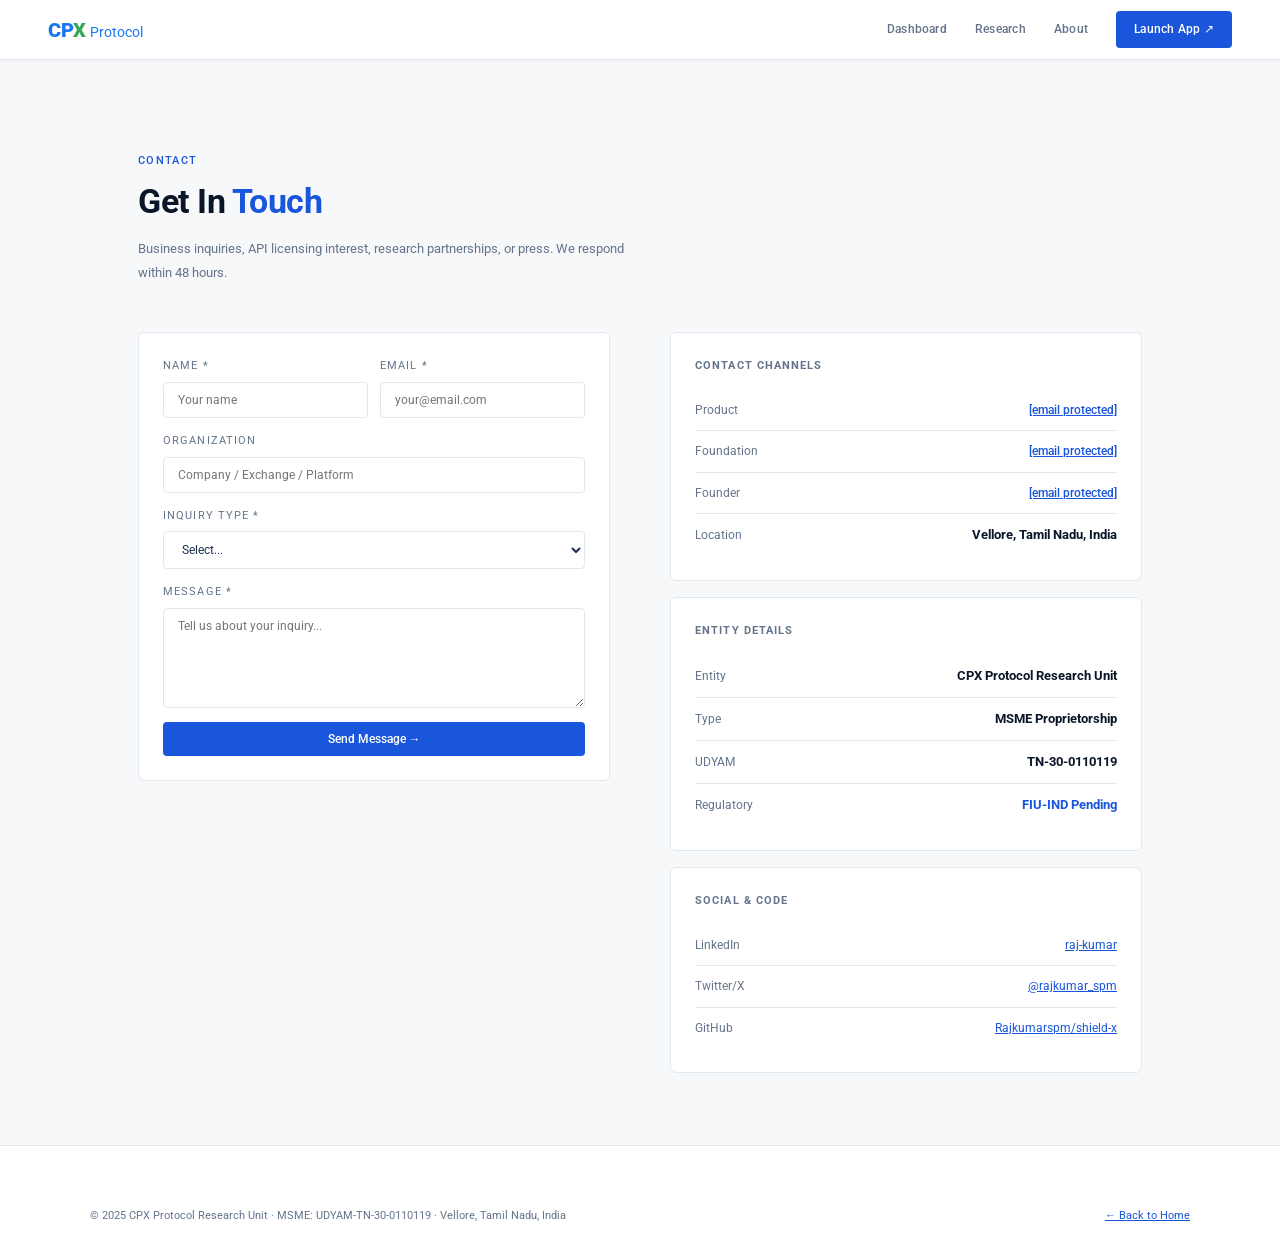
<file: contact.html>
<!DOCTYPE html>
<html lang="en">
<head>
<meta charset="UTF-8"/><meta name="viewport" content="width=device-width, initial-scale=1.0"/>
<title>Contact — CPX Protocol</title>
<link rel="stylesheet" href="style.css"/>
</head>
<body>
<nav>
  <a href="index.html" class="nav-logo"><span class="logo-cp">CP</span><span class="logo-x">X</span><span class="logo-protocol">Protocol</span></a>
  <div class="nav-links">
    <a href="dashboard.html">Dashboard</a>
    <a href="research.html">Research</a>
    <a href="about.html">About</a>
    <a href="https://shield-x-jmgmhr2n8bpzmvcjt3ipsz.streamlit.app/" target="_blank" class="nav-cta">Launch App ↗</a>
  </div>
</nav>
<div style="padding-top:80px;">
  <div class="section">
    <div class="section-tag">Contact</div>
    <h1 style="margin-bottom:16px;">Get In <span style="color:var(--blue);">Touch</span></h1>
    <p style="font-size:13px;max-width:500px;margin-bottom:48px;">Business inquiries, API licensing interest, research partnerships, or press. We respond within 48 hours.</p>

    <div class="grid-2" style="align-items:start;">
      <div class="card">
        <form id="contactForm" action="https://formspree.io/f/mlgwkqnv" method="POST">
          <div class="form-row">
            <div class="form-group"><label>Name *</label><input type="text" name="name" required placeholder="Your name"/></div>
            <div class="form-group"><label>Email *</label><input type="email" name="email" required placeholder="your@email.com"/></div>
          </div>
          <div class="form-group"><label>Organization</label><input type="text" name="org" placeholder="Company / Exchange / Platform"/></div>
          <div class="form-group"><label>Inquiry Type *</label>
            <select name="type" required>
              <option value="">Select...</option>
              <option>Business Partnership</option>
              <option>API Licensing Inquiry</option>
              <option>Research Collaboration</option>
              <option>Press / Media</option>
              <option>Regulatory / Compliance</option>
              <option>General</option>
            </select>
          </div>
          <div class="form-group"><label>Message *</label><textarea name="message" required placeholder="Tell us about your inquiry..."></textarea></div>
          <button type="submit" class="btn-primary" style="width:100%;justify-content:center;">Send Message →</button>
        </form>
        <div id="success-msg" style="display:none;background:var(--green-light);border:1px solid #a7f3d0;padding:14px;border-radius:4px;color:var(--green);font-size:13px;margin-top:12px;">✓ Message sent. We'll respond within 48 hours.</div>
      </div>

      <div style="display:flex;flex-direction:column;gap:16px;">
        <div class="card">
          <h4 style="font-size:11px;letter-spacing:0.1em;text-transform:uppercase;color:var(--muted);margin-bottom:14px;">Contact Channels</h4>
          <div class="metric-row"><span class="label">Product</span><a href="/cdn-cgi/l/email-protection#bac9d2d3dfd6de97c2fad9cac2cac8d5ced5d9d5d694d5c8dd" style="color:var(--blue);font-size:12px;font-weight:500;"><span class="__cf_email__" data-cfemail="6c1f040509000841142c0f1c141c1e0318030f030042031e0b">[email&#160;protected]</span></a></div>
          <div class="metric-row"><span class="label">Foundation</span><a href="/cdn-cgi/l/email-protection#ff99908a919b9e8b969091bf9c8f878f8d908b909c9093d1908d98" style="color:var(--blue);font-size:12px;font-weight:500;"><span class="__cf_email__" data-cfemail="31575e445f555045585e5f7152414941435e455e525e5d1f5e4356">[email&#160;protected]</span></a></div>
          <div class="metric-row"><span class="label">Founder</span><a href="/cdn-cgi/l/email-protection#c0b2a1aaabb5ada1b280a3b0b8b0b2afb4afa3afaceeafb2a7" style="color:var(--blue);font-size:12px;font-weight:500;"><span class="__cf_email__" data-cfemail="3644575c5d435b57447655464e464459425955595a18594451">[email&#160;protected]</span></a></div>
          <div class="metric-row"><span class="label">Location</span><span class="value">Vellore, Tamil Nadu, India</span></div>
        </div>
        <div class="card">
          <h4 style="font-size:11px;letter-spacing:0.1em;text-transform:uppercase;color:var(--muted);margin-bottom:14px;">Entity Details</h4>
          <div class="metric-row"><span class="label">Entity</span><span class="value">CPX Protocol Research Unit</span></div>
          <div class="metric-row"><span class="label">Type</span><span class="value">MSME Proprietorship</span></div>
          <div class="metric-row"><span class="label">UDYAM</span><span class="value">TN-30-0110119</span></div>
          <div class="metric-row"><span class="label">Regulatory</span><span class="value blue">FIU-IND Pending</span></div>
        </div>
        <div class="card">
          <h4 style="font-size:11px;letter-spacing:0.1em;text-transform:uppercase;color:var(--muted);margin-bottom:14px;">Social & Code</h4>
          <div class="metric-row"><span class="label">LinkedIn</span><a href="https://linkedin.com/in/raj-kumar" target="_blank" style="color:var(--blue);font-size:12px;">raj-kumar</a></div>
          <div class="metric-row"><span class="label">Twitter/X</span><a href="https://twitter.com/rajkumar_spm" target="_blank" style="color:var(--blue);font-size:12px;">@rajkumar_spm</a></div>
          <div class="metric-row"><span class="label">GitHub</span><a href="https://github.com/Rajkumarspm/shield-x" target="_blank" style="color:var(--blue);font-size:12px;">Rajkumarspm/shield-x</a></div>
        </div>
      </div>
    </div>
  </div>
</div>
<footer>
  <div class="footer-inner">
    <div class="footer-bottom" style="border-top:none;"><p>© 2025 CPX Protocol Research Unit · MSME: UDYAM-TN-30-0110119 · Vellore, Tamil Nadu, India</p><a href="index.html" style="font-size:11px;color:var(--blue);">← Back to Home</a></div>
  </div>
</footer>
<script data-cfasync="false" src
</file>
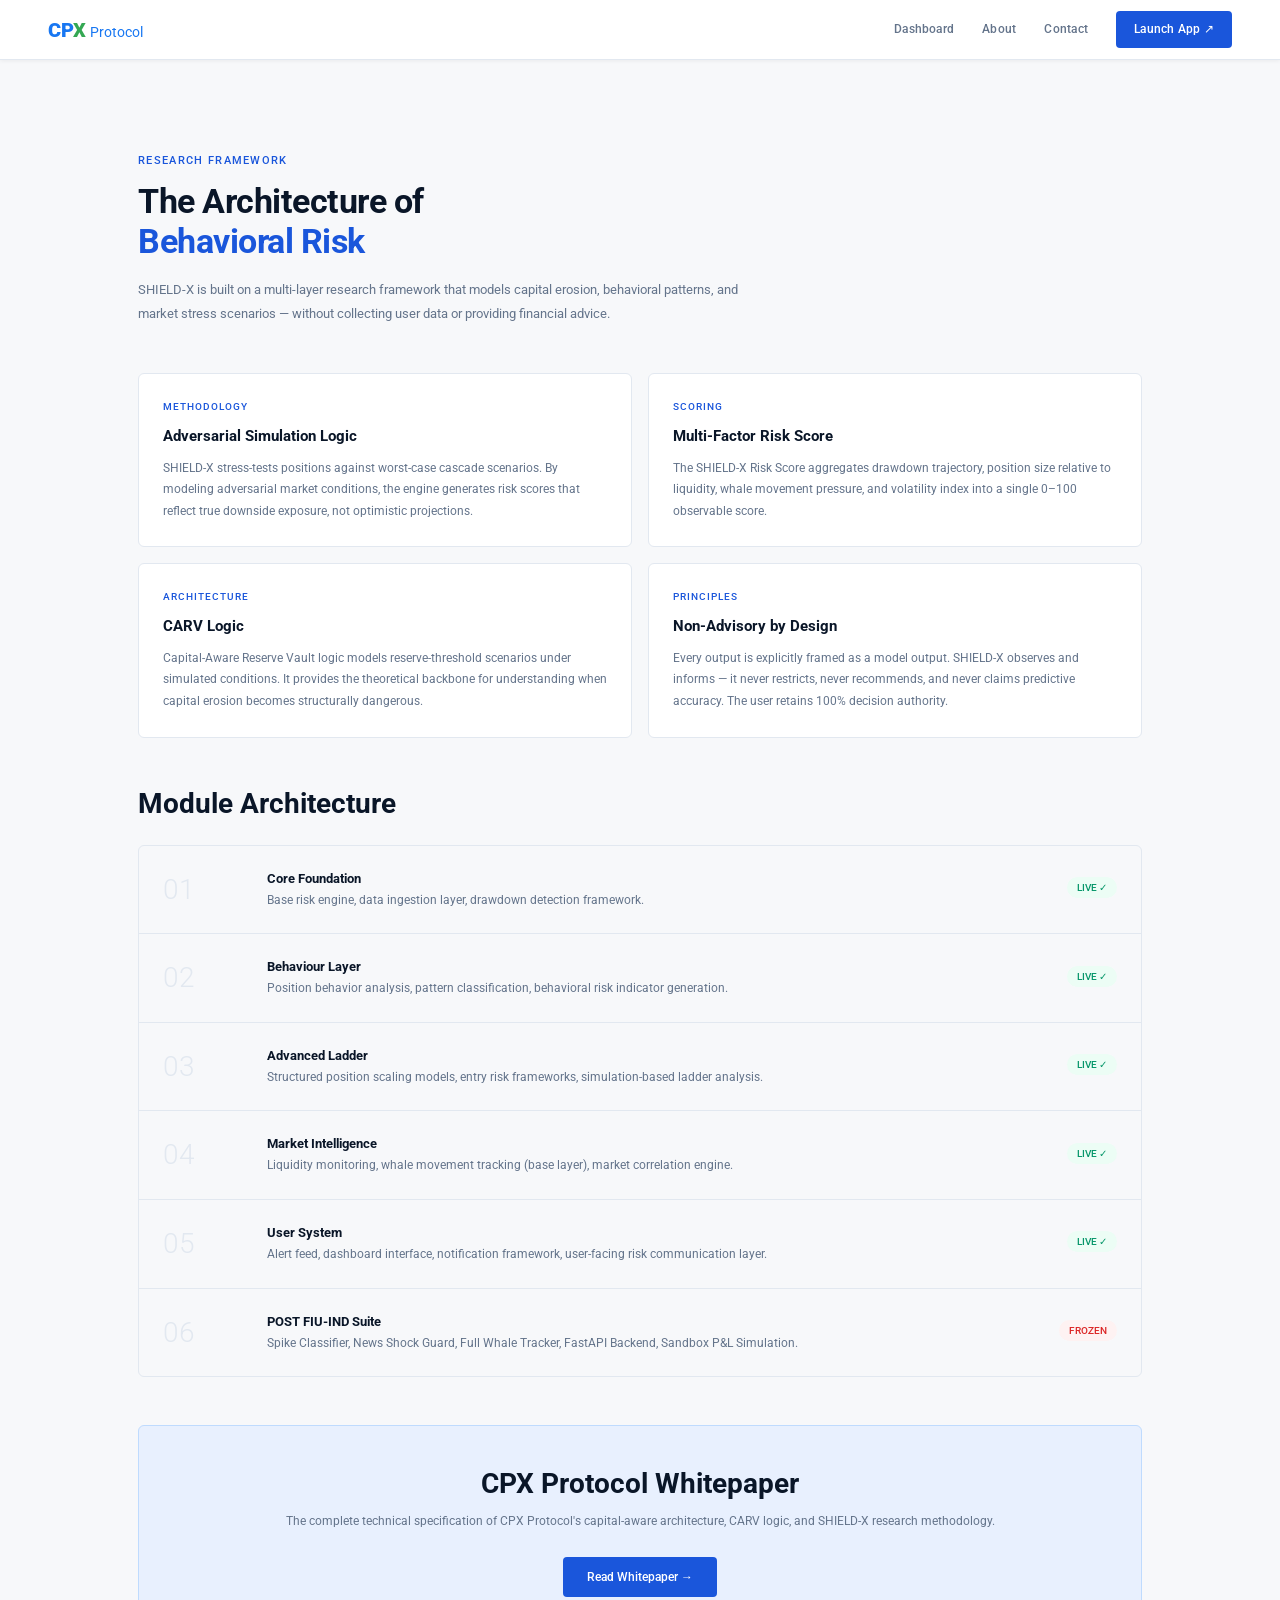
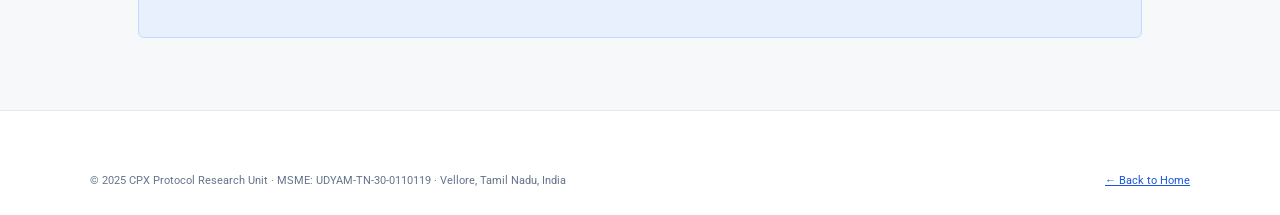
<file: research.html>
<!DOCTYPE html>
<html lang="en">
<head>
<meta charset="UTF-8"/><meta name="viewport" content="width=device-width, initial-scale=1.0"/>
<title>Research — CPX Protocol</title>
<link rel="stylesheet" href="style.css"/>
</head>
<body>
<nav>
  <a href="index.html" class="nav-logo"><span class="logo-cp">CP</span><span class="logo-x">X</span><span class="logo-protocol">Protocol</span></a>
  <div class="nav-links">
    <a href="dashboard.html">Dashboard</a>
    <a href="about.html">About</a>
    <a href="contact.html">Contact</a>
    <a href="https://shield-x-jmgmhr2n8bpzmvcjt3ipsz.streamlit.app/" target="_blank" class="nav-cta">Launch App ↗</a>
  </div>
</nav>
<div style="padding-top:80px;">
  <div class="section">
    <div class="section-tag">Research Framework</div>
    <h1 style="margin-bottom:16px;">The Architecture of<br/><span style="color:var(--blue);">Behavioral Risk</span></h1>
    <p style="font-size:13px;max-width:600px;margin-bottom:48px;">SHIELD-X is built on a multi-layer research framework that models capital erosion, behavioral patterns, and market stress scenarios — without collecting user data or providing financial advice.</p>

    <div class="grid-2" style="gap:16px;margin-bottom:48px;">
      <div class="card"><p style="font-size:10px;color:var(--blue);font-weight:500;letter-spacing:0.1em;text-transform:uppercase;margin-bottom:8px;">METHODOLOGY</p><h3>Adversarial Simulation Logic</h3><p style="margin-top:8px;">SHIELD-X stress-tests positions against worst-case cascade scenarios. By modeling adversarial market conditions, the engine generates risk scores that reflect true downside exposure, not optimistic projections.</p></div>
      <div class="card"><p style="font-size:10px;color:var(--blue);font-weight:500;letter-spacing:0.1em;text-transform:uppercase;margin-bottom:8px;">SCORING</p><h3>Multi-Factor Risk Score</h3><p style="margin-top:8px;">The SHIELD-X Risk Score aggregates drawdown trajectory, position size relative to liquidity, whale movement pressure, and volatility index into a single 0–100 observable score.</p></div>
      <div class="card"><p style="font-size:10px;color:var(--blue);font-weight:500;letter-spacing:0.1em;text-transform:uppercase;margin-bottom:8px;">ARCHITECTURE</p><h3>CARV Logic</h3><p style="margin-top:8px;">Capital-Aware Reserve Vault logic models reserve-threshold scenarios under simulated conditions. It provides the theoretical backbone for understanding when capital erosion becomes structurally dangerous.</p></div>
      <div class="card"><p style="font-size:10px;color:var(--blue);font-weight:500;letter-spacing:0.1em;text-transform:uppercase;margin-bottom:8px;">PRINCIPLES</p><h3>Non-Advisory by Design</h3><p style="margin-top:8px;">Every output is explicitly framed as a model output. SHIELD-X observes and informs — it never restricts, never recommends, and never claims predictive accuracy. The user retains 100% decision authority.</p></div>
    </div>

    <h2 style="margin-bottom:24px;">Module Architecture</h2>
    <div style="border:1px solid var(--border);border-radius:6px;overflow:hidden;margin-bottom:48px;">
      <div style="display:grid;grid-template-columns:80px 1fr auto;gap:24px;align-items:center;padding:20px 24px;border-bottom:1px solid var(--border);"><span style="font-size:28px;font-weight:300;color:var(--border);">01</span><div><h4>Core Foundation</h4><p>Base risk engine, data ingestion layer, drawdown detection framework.</p></div><span class="rm-tag tag-done">LIVE ✓</span></div>
      <div style="display:grid;grid-template-columns:80px 1fr auto;gap:24px;align-items:center;padding:20px 24px;border-bottom:1px solid var(--border);"><span style="font-size:28px;font-weight:300;color:var(--border);">02</span><div><h4>Behaviour Layer</h4><p>Position behavior analysis, pattern classification, behavioral risk indicator generation.</p></div><span class="rm-tag tag-done">LIVE ✓</span></div>
      <div style="display:grid;grid-template-columns:80px 1fr auto;gap:24px;align-items:center;padding:20px 24px;border-bottom:1px solid var(--border);"><span style="font-size:28px;font-weight:300;color:var(--border);">03</span><div><h4>Advanced Ladder</h4><p>Structured position scaling models, entry risk frameworks, simulation-based ladder analysis.</p></div><span class="rm-tag tag-done">LIVE ✓</span></div>
      <div style="display:grid;grid-template-columns:80px 1fr auto;gap:24px;align-items:center;padding:20px 24px;border-bottom:1px solid var(--border);"><span style="font-size:28px;font-weight:300;color:var(--border);">04</span><div><h4>Market Intelligence</h4><p>Liquidity monitoring, whale movement tracking (base layer), market correlation engine.</p></div><span class="rm-tag tag-done">LIVE ✓</span></div>
      <div style="display:grid;grid-template-columns:80px 1fr auto;gap:24px;align-items:center;padding:20px 24px;border-bottom:1px solid var(--border);"><span style="font-size:28px;font-weight:300;color:var(--border);">05</span><div><h4>User System</h4><p>Alert feed, dashboard interface, notification framework, user-facing risk communication layer.</p></div><span class="rm-tag tag-done">LIVE ✓</span></div>
      <div style="display:grid;grid-template-columns:80px 1fr auto;gap:24px;align-items:center;padding:20px 24px;"><span style="font-size:28px;font-weight:300;color:var(--border);">06</span><div><h4>POST FIU-IND Suite</h4><p>Spike Classifier, News Shock Guard, Full Whale Tracker, FastAPI Backend, Sandbox P&L Simulation.</p></div><span class="rm-tag" style="background:var(--red-light);color:var(--red);">FROZEN</span></div>
    </div>

    <div id="whitepaper" style="background:var(--blue-light);border:1px solid #bfdbfe;border-radius:6px;padding:40px;text-align:center;">
      <h2 style="margin-bottom:10px;">CPX Protocol Whitepaper</h2>
      <p style="margin-bottom:24px;">The complete technical specification of CPX Protocol's capital-aware architecture, CARV logic, and SHIELD-X research methodology.</p>
      <a href="https://www.cpxprotocol.org/whitepaper" target="_blank" class="btn-primary">Read Whitepaper →</a>
    </div>
  </div>
</div>
<footer>
  <div class="footer-inner">
    <div class="footer-bottom" style="border-top:none;"><p>© 2025 CPX Protocol Research Unit · MSME: UDYAM-TN-30-0110119 · Vellore, Tamil Nadu, India</p><a href="index.html" style="font-size:11px;color:var(--blue);">← Back to Home</a></div>
  </div>
</footer>
</body>
</html>
</file>
<file: style.css>
/* ============================================
   CPX PROTOCOL — style.css
   Roboto | Light Theme | Professional
   ============================================ */

@import url('https://fonts.googleapis.com/css2?family=Roboto:wght@300;400;500;700;900&display=swap');

/* === VARIABLES === */
:root {
  --bg: #f7f8fa;
  --white: #ffffff;
  --navy: #0a1628;
  --navy2: #1a2f4e;
  --blue: #1a56db;
  --blue-light: #e8f0fe;
  --border: #e2e8f0;
  --text: #1a2f4e;
  --muted: #64748b;
  --green: #059669;
  --green-light: #ecfdf5;
  --red: #dc2626;
  --red-light: #fef2f2;
  --warn: #d97706;
  --warn-light: #fffbeb;
}

/* === RESET === */
* { margin: 0; padding: 0; box-sizing: border-box; }
html { scroll-behavior: smooth; }
body {
  background: var(--bg);
  color: var(--text);
  font-family: 'Roboto', sans-serif;
  font-size: 12px;
  line-height: 1.7;
  overflow-x: hidden;
}

/* === TYPOGRAPHY === */
h1 { font-size: 34px; font-weight: 700; line-height: 1.2; letter-spacing: -0.5px; color: var(--navy); }
h2 { font-size: 28px; font-weight: 700; line-height: 1.25; color: var(--navy); }
h3 { font-size: 15px; font-weight: 700; color: var(--navy); }
h4 { font-size: 13px; font-weight: 700; color: var(--navy); }
p  { font-size: 12px; color: var(--muted); line-height: 1.8; }

/* === NAV === */
nav {
  position: fixed; top: 0; left: 0; right: 0; z-index: 100;
  height: 60px;
  background: var(--white);
  border-bottom: 1px solid var(--border);
  display: flex; align-items: center; justify-content: space-between;
  padding: 0 48px;
  box-shadow: 0 1px 4px rgba(0,0,0,0.06);
}
.nav-logo {
  font-size: 20px; font-weight: 900;
  text-decoration: none; letter-spacing: -0.5px;
  font-family: 'Roboto', sans-serif;
}
.nav-logo .logo-cp { color: #1877F2; }
.nav-logo .logo-x  { color: #34A853; }
.nav-logo .logo-protocol { color: #1877F2; font-weight: 400; font-size: 14px; letter-spacing: 0; margin-left: 4px; }
.nav-links { display: flex; gap: 28px; align-items: center; }
.nav-links a {
  color: var(--muted); text-decoration: none;
  font-size: 12px; font-weight: 500;
  letter-spacing: 0.02em; transition: color 0.2s;
}
.nav-links a:hover { color: var(--blue); }
.nav-cta {
  background: var(--blue) !important;
  color: #fff !important;
  padding: 8px 18px; border-radius: 4px;
  font-weight: 500 !important;
}
.nav-cta:hover { background: #1446b8 !important; }

/* === BUTTONS === */
.btn-primary {
  background: var(--blue); color: #fff;
  padding: 10px 24px; border-radius: 4px;
  font-size: 12px; font-weight: 500;
  text-decoration: none; transition: background 0.2s;
  display: inline-flex; align-items: center; gap: 6px;
  border: none; cursor: pointer; font-family: 'Roboto', sans-serif;
}
.btn-primary:hover { background: #1446b8; }
.btn-secondary {
  border: 1px solid var(--border); color: var(--text);
  padding: 10px 24px; border-radius: 4px;
  font-size: 12px; font-weight: 500;
  text-decoration: none; transition: all 0.2s;
  background: var(--white);
}
.btn-secondary:hover { border-color: var(--blue); color: var(--blue); }

/* === SECTION LAYOUT === */
.section { padding: 72px 48px; max-width: 1100px; margin: 0 auto; }
.section-wrap-white { background: var(--white); border-top: 1px solid var(--border); border-bottom: 1px solid var(--border); }
.section-wrap-navy { background: var(--navy); }

.section-tag {
  font-size: 11px; font-weight: 500; color: var(--blue);
  letter-spacing: 0.12em; text-transform: uppercase; margin-bottom: 10px;
}
.section-title { margin-bottom: 12px; }
.section-body { font-size: 13px; color: var(--muted); line-height: 1.8; max-width: 560px; }

/* === BADGE === */
.live-badge {
  display: inline-flex; align-items: center; gap: 8px;
  background: var(--green-light); border: 1px solid #a7f3d0;
  padding: 5px 14px; border-radius: 100px;
  font-size: 11px; font-weight: 500; color: var(--green);
  margin-bottom: 20px;
}
.live-badge .dot {
  width: 6px; height: 6px; border-radius: 50%;
  background: var(--green); animation: pulse 2s infinite;
}
@keyframes pulse { 0%,100%{opacity:1;} 50%{opacity:0.3;} }

/* === STATS BAR === */
.stats-bar {
  background: var(--navy); padding: 28px 48px;
  display: grid; grid-template-columns: repeat(4,1fr);
}
.stat-item {
  text-align: center; padding: 12px;
  border-right: 1px solid rgba(255,255,255,0.1);
}
.stat-item:last-child { border-right: none; }
.stat-value { font-size: 26px; font-weight: 700; color: #fff; display: block; }
.stat-label { font-size: 11px; color: rgba(255,255,255,0.5); margin-top: 2px; }

/* === CARDS === */
.card {
  background: var(--white); border: 1px solid var(--border);
  border-radius: 6px; padding: 24px;
  transition: border-color 0.2s, box-shadow 0.2s;
}
.card:hover { border-color: var(--blue); box-shadow: 0 4px 16px rgba(26,86,219,0.08); }

.problem-card {
  background: var(--red-light); border: 1px solid #fecaca;
  border-left: 3px solid var(--red);
  padding: 16px 20px; border-radius: 4px;
}

/* === GRID LAYOUTS === */
.grid-2 { display: grid; grid-template-columns: 1fr 1fr; gap: 60px; }
.grid-3 { display: grid; grid-template-columns: repeat(3,1fr); gap: 16px; }
.grid-4 { display: grid; grid-template-columns: repeat(4,1fr); gap: 24px; }

/* === STEPS === */
.step { text-align: center; padding: 20px 12px; }
.step-num {
  width: 44px; height: 44px; border-radius: 50%;
  background: var(--blue-light); color: var(--blue);
  display: flex; align-items: center; justify-content: center;
  font-size: 14px; font-weight: 700; margin: 0 auto 14px;
}

/* === ROADMAP === */
.rm-item { display: grid; grid-template-columns: 120px 24px 1fr; gap: 16px; min-height: 72px; }
.rm-date { text-align: right; font-size: 11px; color: var(--muted); padding-top: 2px; font-weight: 500; }
.rm-line { display: flex; flex-direction: column; align-items: center; }
.rm-dot { width: 10px; height: 10px; border-radius: 50%; border: 2px solid var(--blue); background: var(--white); margin-top: 2px; flex-shrink: 0; }
.rm-dot.done { background: var(--green); border-color: var(--green); }
.rm-dot.active { background: var(--blue); animation: pulse 2s infinite; }
.rm-connector { width: 1px; flex: 1; background: var(--border); margin: 4px 0; }
.rm-content { padding-bottom: 24px; }
.rm-tag { display: inline-block; font-size: 10px; font-weight: 500; padding: 2px 10px; border-radius: 100px; margin-bottom: 4px; }
.tag-done { background: var(--green-light); color: var(--green); }
.tag-live { background: var(--blue-light); color: var(--blue); }
.tag-pending { background: #f1f5f9; color: var(--muted); }

/* === METRICS TABLE === */
.metric-row {
  display: flex; justify-content: space-between; align-items: center;
  padding: 10px 0; border-bottom: 1px solid var(--border);
}
.metric-row:last-child { border-bottom: none; }
.metric-row .label { font-size: 12px; color: var(--muted); }
.metric-row .value { font-size: 13px; font-weight: 700; color: var(--navy); }
.metric-row .value.green { color: var(--green); }
.metric-row .value.blue { color: var(--blue); }
.metric-row .value.warn { color: var(--warn); }
.metric-row .value.red { color: var(--red); }

/* === FOUNDER CARD === */
.founder-avatar {
  width: 80px; height: 80px; border-radius: 50%;
  background: linear-gradient(135deg, var(--blue), #6366f1);
  margin: 0 auto 14px;
  display: flex; align-items: center; justify-content: center;
  font-size: 28px; font-weight: 700; color: #fff;
}

/* === FORM === */
.form-group { display: flex; flex-direction: column; gap: 6px; margin-bottom: 14px; }
.form-group label { font-size: 11px; color: var(--muted); letter-spacing: 0.1em; text-transform: uppercase; }
.form-group input,
.form-group textarea,
.form-group select {
  background: var(--white); border: 1px solid var(--border);
  color: var(--text); padding: 10px 14px; border-radius: 4px;
  font-size: 12px; font-family: 'Roboto', sans-serif;
  outline: none; transition: border-color 0.2s; resize: vertical;
}
.form-group input:focus,
.form-group textarea:focus,
.form-group select:focus { border-color: var(--blue); }
.form-group textarea { min-height: 100px; }
.form-row { display: grid; grid-template-columns: 1fr 1fr; gap: 12px; }

/* === FOOTER === */
footer {
  background: var(--white); border-top: 1px solid var(--border);
  padding: 40px 48px 24px;
}
.footer-inner { max-width: 1100px; margin: 0 auto; }
.footer-grid { display: grid; grid-template-columns: 2fr 1fr 1fr 1fr; gap: 48px; margin-bottom: 32px; }
.footer-brand h3 { font-size: 16px; font-weight: 700; color: var(--navy); margin-bottom: 8px; }
.footer-col h4 { font-size: 11px; font-weight: 700; color: var(--navy); letter-spacing: 0.08em; text-transform: uppercase; margin-bottom: 12px; }
.footer-col a { display: block; font-size: 12px; color: var(--muted); text-decoration: none; margin-bottom: 8px; transition: color 0.2s; }
.footer-col a:hover { color: var(--blue); }
.footer-bottom {
  border-top: 1px solid var(--border); padding-top: 20px;
  display: flex; justify-content: space-between; align-items: center;
  flex-wrap: wrap; gap: 8px;
}
.footer-bottom p { font-size: 11px; color: var(--muted); }
.legal-note {
  background: var(--warn-light); border: 1px solid #fde68a;
  padding: 14px 18px; border-radius: 4px;
  font-size: 11px; color: #92400e; margin-bottom: 32px; line-height: 1.7;
}

/* === DASHBOARD SPECIFIC === */
.dash-metric-card { background: var(--white); border: 1px solid var(--border); padding: 20px 24px; }
.dash-metric-label { font-size: 10px; color: var(--muted); letter-spacing: 0.15em; text-transform: uppercase; margin-bottom: 8px; }
.dash-metric-value { font-size: 24px; font-weight: 700; font-family: 'Roboto', monospace; }
.dash-metric-value.green { color: var(--green); }
.dash-metric-value.blue { color: var(--blue); }
.dash-metric-value.warn { color: var(--warn); }
.dash-metric-value.red { color: var(--red); }
.panel { background: var(--white); border: 1px solid var(--border); }
.panel-header {
  padding: 14px 20px; border-bottom: 1px solid var(--border);
  display: flex; justify-content: space-between; align-items: center;
}
.panel-title { font-size: 11px; font-weight: 600; letter-spacing: 0.1em; text-transform: uppercase; color: var(--muted); }
.mock-tag { font-size: 10px; padding: 3px 10px; border-radius: 100px; background: var(--warn-light); color: var(--warn); border: 1px solid #fde68a; }

/* === ALERT FEED === */
.alert-item { padding: 12px 20px; border-bottom: 1px solid var(--border); display: flex; gap: 12px; align-items: flex-start; }
.alert-item:last-child { border-bottom: none; }
.alert-msg { font-size: 12px; color: var(--text); }
.alert-time { font-size: 10px; color: var(--muted); margin-top: 2px; }
.sev-tag { font-size: 10px; padding: 2px 8px; border-radius: 100px; float: right; }
.sev-high { background: var(--red-light); color: var(--red); }
.sev-med { background: var(--warn-light); color: var(--warn); }
.sev-info { background: var(--blue-light); color: var(--blue); }

/* === WHALE TABLE === */
.whale-table { width: 100%; border-collapse: collapse; }
.whale-table th { font-size: 10px; color: var(--muted); letter-spacing: 0.1em; text-transform: uppercase; text-align: left; padding: 8px 12px; border-bottom: 1px solid var(--border); }
.whale-table td { padding: 10px 12px; border-bottom: 1px solid var(--border); font-size: 12px; }
.whale-table tr:last-child td { border-bottom: none; }
.whale-table tr:hover td { background: var(--bg); }
.buy { color: var(--green); font-weight: 700; }
.sell { color: var(--red); font-weight: 700; }
.addr { color: var(--muted); }

/* === RESPONSIVE === */
@media (max-width: 768px) {
  nav { padding: 0 20px; }
  .nav-links { display: none; }
  .grid-2, .grid-3, .grid-4, .footer-grid { grid-template-columns: 1fr; gap: 24px; }
  .stats-bar { grid-template-columns: 1fr 1fr; }
  .section { padding: 48px 20px; }
  .form-row { grid-template-columns: 1fr; }
  footer { padding: 32px 20px 20px; }
}
</file>
